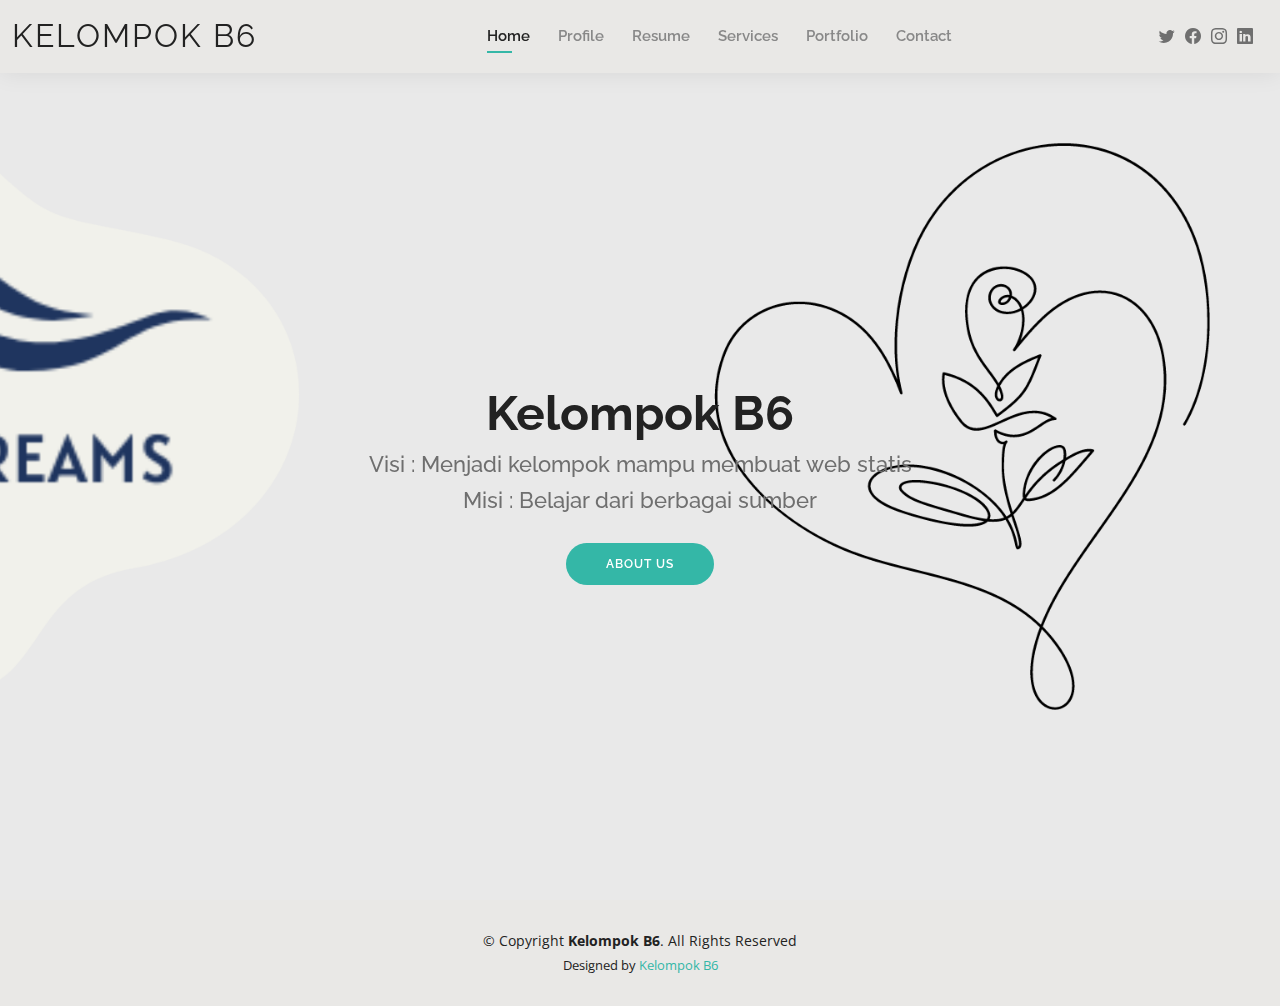
<file: index.html>
<!DOCTYPE html>
<html lang="en">

<head>
  <meta charset="utf-8">
  <meta content="width=device-width, initial-scale=1.0" name="viewport">

  <title>Kelompok B6</title>
  <meta content="" name="description">
  <meta content="" name="keywords">

  <!-- Favicons -->
  <link href="assets/img/logo2.png" rel="icon">
  <link href="assets/img/logo2.png" rel="apple-touch-icon">

  <!-- Google Fonts -->
  <link href="https://fonts.googleapis.com/css?family=Open+Sans:300,300i,400,400i,600,600i,700,700i|Raleway:300,300i,400,400i,500,500i,600,600i,700,700i|Poppins:300,300i,400,400i,500,500i,600,600i,700,700i" rel="stylesheet">

  <!-- Vendor CSS Files -->
  <link href="assets/vendor/aos/aos.css" rel="stylesheet">
  <link href="assets/vendor/bootstrap/css/bootstrap.min.css" rel="stylesheet">
  <link href="assets/vendor/bootstrap-icons/bootstrap-icons.css" rel="stylesheet">
  <link href="assets/vendor/boxicons/css/boxicons.min.css" rel="stylesheet">
  <link href="assets/vendor/glightbox/css/glightbox.min.css" rel="stylesheet">
  <link href="assets/vendor/swiper/swiper-bundle.min.css" rel="stylesheet">

  <!-- Template Main CSS File -->
  <link href="assets/css/style.css" rel="stylesheet">

  <!-- =======================================================
  * Template Name: Kelly - v4.7.0
  * Template URL: https://bootstrapmade.com/kelly-free-bootstrap-cv-resume-html-template/
  * Author: BootstrapMade.com
  * License: https://bootstrapmade.com/license/
  ======================================================== -->
</head>

<body>

  <!-- ======= Header ======= -->
  <header id="header" class="fixed-top">
    <div class="container-fluid d-flex justify-content-between align-items-center">

      <h1 class="logo me-auto me-lg-0"><a href="index.html">Kelompok B6</a></h1>
      <!-- Uncomment below if you prefer to use an image logo -->
      <!-- <a href="index.html" class="logo"><img src="assets/img/logo.png" alt="" class="img-fluid"></a>-->

      <nav id="navbar" class="navbar order-last order-lg-0">
        <ul>
          <li><a class="active" href="index.html">Home</a></li>
          <li><a href="about.html">Profile</a></li>
          <li><a href="resume.html">Resume</a></li>
          <li><a href="services.html">Services</a></li>
          <li><a href="portfolio.html">Portfolio</a></li>
          <li><a href="contact.html">Contact</a></li>
        </ul>
        <i class="bi bi-list mobile-nav-toggle"></i>
      </nav><!-- .navbar -->

      <div class="header-social-links">
        <a href="#" class="twitter"><i class="bi bi-twitter"></i></a>
        <a href="#" class="facebook"><i class="bi bi-facebook"></i></a>
        <a href="#" class="instagram"><i class="bi bi-instagram"></i></a>
        <a href="#" class="linkedin"><i class="bi bi-linkedin"></i></i></a>
      </div>

    </div>

  </header><!-- End Header -->

  <!-- ======= Hero Section ======= -->
  <section id="hero" class="d-flex align-items-center">
    <div class="container d-flex flex-column align-items-center" data-aos="zoom-in" data-aos-delay="100">
      <h1>Kelompok B6</h1>
      <h2>Visi : Menjadi kelompok mampu membuat web statis</h2>
      <h2>Misi : Belajar dari berbagai sumber</h2>
      <a href="about.html" class="btn-about">About Us</a>
    </div>
  </section><!-- End Hero -->

  <!-- ======= Footer ======= -->
  <footer id="footer">
    <div class="container">
      <div class="copyright">
        &copy; Copyright <strong><span>Kelompok B6</span></strong>. All Rights Reserved
      </div>
      <div class="credits">
        <!-- All the links in the footer should remain intact. -->
        <!-- You can delete the links only if you purchased the pro version. -->
        <!-- Licensing information: https://bootstrapmade.com/license/ -->
        <!-- Purchase the pro version with working PHP/AJAX contact form: https://bootstrapmade.com/kelly-free-bootstrap-cv-resume-html-template/ -->
        Designed by <a>Kelompok B6</a>
      </div>
    </div>
  </footer><!-- End  Footer -->

  <div id="preloader"></div>
  <a href="#" class="back-to-top d-flex align-items-center justify-content-center"><i class="bi bi-arrow-up-short"></i></a>

  <!-- Vendor JS Files -->
  <script src="assets/vendor/purecounter/purecounter.js"></script>
  <script src="assets/vendor/aos/aos.js"></script>
  <script src="assets/vendor/bootstrap/js/bootstrap.bundle.min.js"></script>
  <script src="assets/vendor/glightbox/js/glightbox.min.js"></script>
  <script src="assets/vendor/isotope-layout/isotope.pkgd.min.js"></script>
  <script src="assets/vendor/swiper/swiper-bundle.min.js"></script>
  <script src="assets/vendor/waypoints/noframework.waypoints.js"></script>
  <script src="assets/vendor/php-email-form/validate.js"></script>

  <!-- Template Main JS File -->
  <script src="assets/js/main.js"></script>

</body>

</html>
</file>
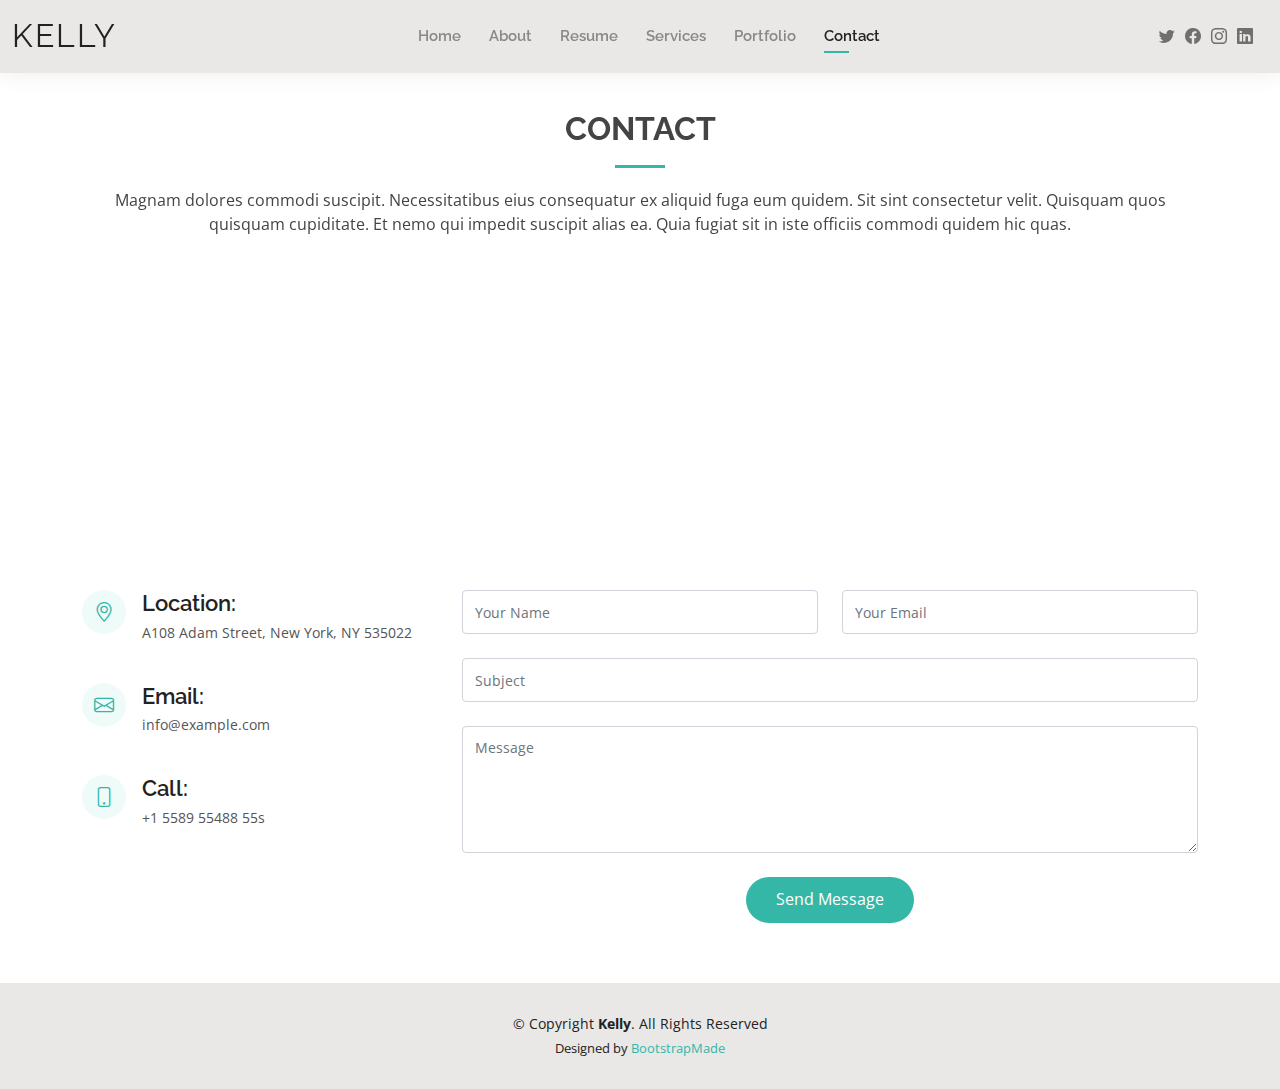
<file: contact.html>
<!DOCTYPE html>
<html lang="en">

<head>
  <meta charset="utf-8">
  <meta content="width=device-width, initial-scale=1.0" name="viewport">

  <title>Contact - Kelly Bootstrap Template</title>
  <meta content="" name="description">
  <meta content="" name="keywords">

  <!-- Favicons -->
  <link href="assets/img/favicon.png" rel="icon">
  <link href="assets/img/apple-touch-icon.png" rel="apple-touch-icon">

  <!-- Google Fonts -->
  <link href="https://fonts.googleapis.com/css?family=Open+Sans:300,300i,400,400i,600,600i,700,700i|Raleway:300,300i,400,400i,500,500i,600,600i,700,700i|Poppins:300,300i,400,400i,500,500i,600,600i,700,700i" rel="stylesheet">

  <!-- Vendor CSS Files -->
  <link href="assets/vendor/aos/aos.css" rel="stylesheet">
  <link href="assets/vendor/bootstrap/css/bootstrap.min.css" rel="stylesheet">
  <link href="assets/vendor/bootstrap-icons/bootstrap-icons.css" rel="stylesheet">
  <link href="assets/vendor/boxicons/css/boxicons.min.css" rel="stylesheet">
  <link href="assets/vendor/glightbox/css/glightbox.min.css" rel="stylesheet">
  <link href="assets/vendor/swiper/swiper-bundle.min.css" rel="stylesheet">

  <!-- Template Main CSS File -->
  <link href="assets/css/style.css" rel="stylesheet">

  <!-- =======================================================
  * Template Name: Kelly - v4.7.0
  * Template URL: https://bootstrapmade.com/kelly-free-bootstrap-cv-resume-html-template/
  * Author: BootstrapMade.com
  * License: https://bootstrapmade.com/license/
  ======================================================== -->
</head>

<body>

  <!-- ======= Header ======= -->
  <header id="header" class="fixed-top">
    <div class="container-fluid d-flex justify-content-between align-items-center">

      <h1 class="logo me-auto me-lg-0"><a href="index.html">Kelly</a></h1>
      <!-- Uncomment below if you prefer to use an image logo -->
      <!-- <a href="index.html" class="logo"><img src="assets/img/logo.png" alt="" class="img-fluid"></a>-->

      <nav id="navbar" class="navbar order-last order-lg-0">
        <ul>
          <li><a href="index.html">Home</a></li>
          <li><a href="about.html">About</a></li>
          <li><a href="resume.html">Resume</a></li>
          <li><a href="services.html">Services</a></li>
          <li><a href="portfolio.html">Portfolio</a></li>
          <li><a class="active" href="contact.html">Contact</a></li>
        </ul>
        <i class="bi bi-list mobile-nav-toggle"></i>
      </nav><!-- .navbar -->

      <div class="header-social-links">
        <a href="#" class="twitter"><i class="bi bi-twitter"></i></a>
        <a href="#" class="facebook"><i class="bi bi-facebook"></i></a>
        <a href="#" class="instagram"><i class="bi bi-instagram"></i></a>
        <a href="#" class="linkedin"><i class="bi bi-linkedin"></i></i></a>
      </div>

    </div>

  </header><!-- End Header -->

  <main id="main">

    <!-- ======= Contact Section ======= -->
    <section id="contact" class="contact">
      <div class="container" data-aos="fade-up">

        <div class="section-title">
          <h2>Contact</h2>
          <p>Magnam dolores commodi suscipit. Necessitatibus eius consequatur ex aliquid fuga eum quidem. Sit sint consectetur velit. Quisquam quos quisquam cupiditate. Et nemo qui impedit suscipit alias ea. Quia fugiat sit in iste officiis commodi quidem hic quas.</p>
        </div>

        <div>
          <iframe style="border:0; width: 100%; height: 270px;" src="https://www.google.com/maps/embed?pb=!1m14!1m8!1m3!1d12097.433213460943!2d-74.0062269!3d40.7101282!3m2!1i1024!2i768!4f13.1!3m3!1m2!1s0x0%3A0xb89d1fe6bc499443!2sDowntown+Conference+Center!5e0!3m2!1smk!2sbg!4v1539943755621" frameborder="0" allowfullscreen></iframe>
        </div>

        <div class="row mt-5">

          <div class="col-lg-4">
            <div class="info">
              <div class="address">
                <i class="bi bi-geo-alt"></i>
                <h4>Location:</h4>
                <p>A108 Adam Street, New York, NY 535022</p>
              </div>

              <div class="email">
                <i class="bi bi-envelope"></i>
                <h4>Email:</h4>
                <p>info@example.com</p>
              </div>

              <div class="phone">
                <i class="bi bi-phone"></i>
                <h4>Call:</h4>
                <p>+1 5589 55488 55s</p>
              </div>

            </div>

          </div>

          <div class="col-lg-8 mt-5 mt-lg-0">

            <form action="forms/contact.php" method="post" role="form" class="php-email-form">
              <div class="row">
                <div class="col-md-6 form-group">
                  <input type="text" name="name" class="form-control" id="name" placeholder="Your Name" required>
                </div>
                <div class="col-md-6 form-group mt-3 mt-md-0">
                  <input type="email" class="form-control" name="email" id="email" placeholder="Your Email" required>
                </div>
              </div>
              <div class="form-group mt-3">
                <input type="text" class="form-control" name="subject" id="subject" placeholder="Subject" required>
              </div>
              <div class="form-group mt-3">
                <textarea class="form-control" name="message" rows="5" placeholder="Message" required></textarea>
              </div>
              <div class="my-3">
                <div class="loading">Loading</div>
                <div class="error-message"></div>
                <div class="sent-message">Your message has been sent. Thank you!</div>
              </div>
              <div class="text-center"><button type="submit">Send Message</button></div>
            </form>

          </div>

        </div>

      </div>
    </section><!-- End Contact Section -->

  </main><!-- End #main -->

  <!-- ======= Footer ======= -->
  <footer id="footer">
    <div class="container">
      <div class="copyright">
        &copy; Copyright <strong><span>Kelly</span></strong>. All Rights Reserved
      </div>
      <div class="credits">
        <!-- All the links in the footer should remain intact. -->
        <!-- You can delete the links only if you purchased the pro version. -->
        <!-- Licensing information: https://bootstrapmade.com/license/ -->
        <!-- Purchase the pro version with working PHP/AJAX contact form: https://bootstrapmade.com/kelly-free-bootstrap-cv-resume-html-template/ -->
        Designed by <a href="https://bootstrapmade.com/">BootstrapMade</a>
      </div>
    </div>
  </footer><!-- End  Footer -->

  <div id="preloader"></div>
  <a href="#" class="back-to-top d-flex align-items-center justify-content-center"><i class="bi bi-arrow-up-short"></i></a>

  <!-- Vendor JS Files -->
  <script src="assets/vendor/purecounter/purecounter.js"></script>
  <script src="assets/vendor/aos/aos.js"></script>
  <script src="assets/vendor/bootstrap/js/bootstrap.bundle.min.js"></script>
  <script src="assets/vendor/glightbox/js/glightbox.min.js"></script>
  <script src="assets/vendor/isotope-layout/isotope.pkgd.min.js"></script>
  <script src="assets/vendor/swiper/swiper-bundle.min.js"></script>
  <script src="assets/vendor/waypoints/noframework.waypoints.js"></script>
  <script src="assets/vendor/php-email-form/validate.js"></script>

  <!-- Template Main JS File -->
  <script src="assets/js/main.js"></script>

</body>

</html>
</file>
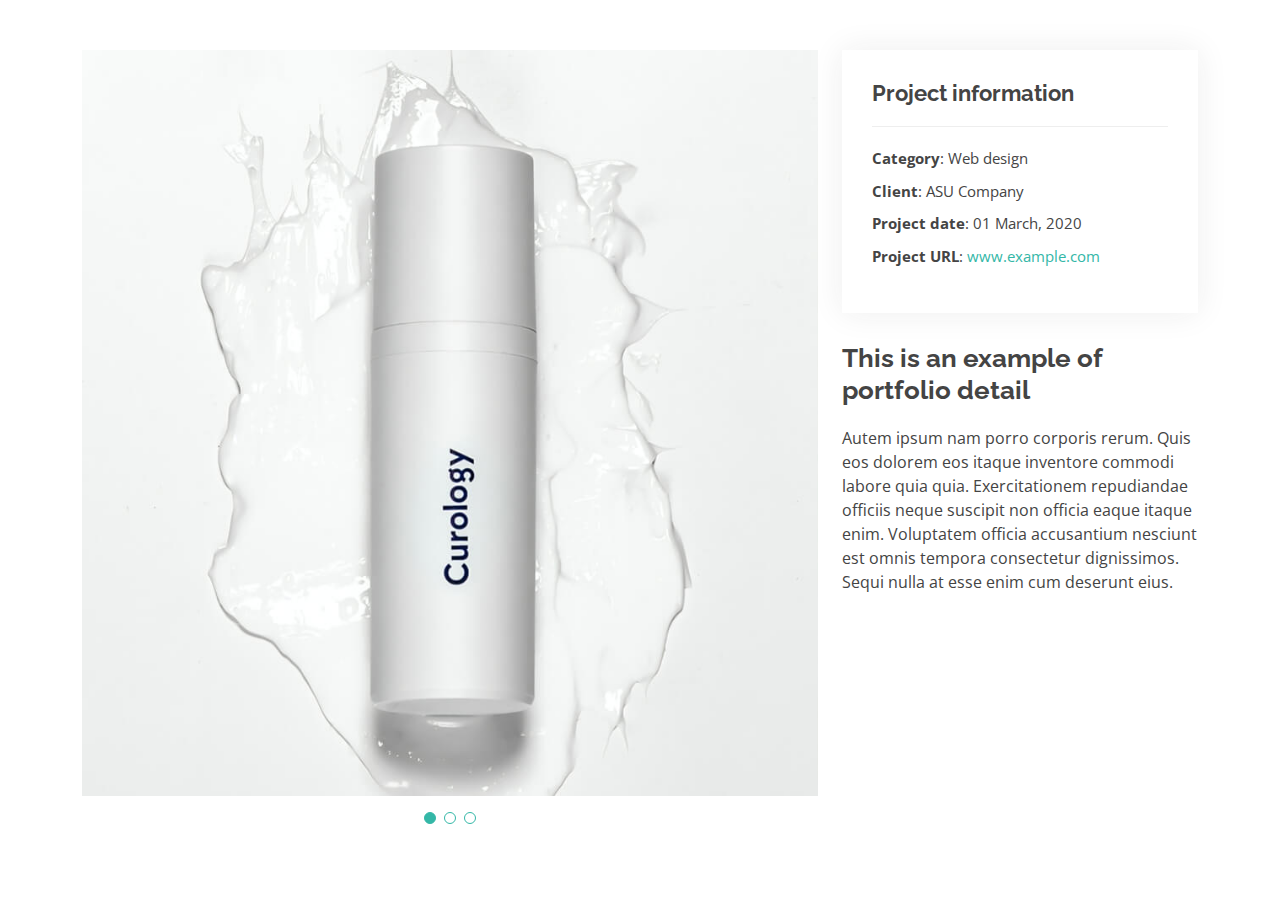
<file: portfolio-details.html>
<!DOCTYPE html>
<html lang="en">

<head>
  <meta charset="utf-8">
  <meta content="width=device-width, initial-scale=1.0" name="viewport">

  <title>Portfolio Details - Kelly Bootstrap Template</title>
  <meta content="" name="description">
  <meta content="" name="keywords">

  <!-- Favicons -->
  <link href="assets/img/favicon.png" rel="icon">
  <link href="assets/img/apple-touch-icon.png" rel="apple-touch-icon">

  <!-- Google Fonts -->
  <link href="https://fonts.googleapis.com/css?family=Open+Sans:300,300i,400,400i,600,600i,700,700i|Raleway:300,300i,400,400i,500,500i,600,600i,700,700i|Poppins:300,300i,400,400i,500,500i,600,600i,700,700i" rel="stylesheet">

  <!-- Vendor CSS Files -->
  <link href="assets/vendor/aos/aos.css" rel="stylesheet">
  <link href="assets/vendor/bootstrap/css/bootstrap.min.css" rel="stylesheet">
  <link href="assets/vendor/bootstrap-icons/bootstrap-icons.css" rel="stylesheet">
  <link href="assets/vendor/boxicons/css/boxicons.min.css" rel="stylesheet">
  <link href="assets/vendor/glightbox/css/glightbox.min.css" rel="stylesheet">
  <link href="assets/vendor/swiper/swiper-bundle.min.css" rel="stylesheet">

  <!-- Template Main CSS File -->
  <link href="assets/css/style.css" rel="stylesheet">

  <!-- =======================================================
  * Template Name: Kelly - v4.7.0
  * Template URL: https://bootstrapmade.com/kelly-free-bootstrap-cv-resume-html-template/
  * Author: BootstrapMade.com
  * License: https://bootstrapmade.com/license/
  ======================================================== -->
</head>

<body>

  <main id="main">

    <!-- ======= Portfolio Details Section ======= -->
    <section id="portfolio-details" class="portfolio-details">
      <div class="container">

        <div class="row gy-4">

          <div class="col-lg-8">
            <div class="portfolio-details-slider swiper">
              <div class="swiper-wrapper align-items-center">

                <div class="swiper-slide">
                  <img src="assets/img/portfolio/portfolio-1.jpg" alt="">
                </div>

                <div class="swiper-slide">
                  <img src="assets/img/portfolio/portfolio-2.jpg" alt="">
                </div>

                <div class="swiper-slide">
                  <img src="assets/img/portfolio/portfolio-3.jpg" alt="">
                </div>

              </div>
              <div class="swiper-pagination"></div>
            </div>
          </div>

          <div class="col-lg-4">
            <div class="portfolio-info">
              <h3>Project information</h3>
              <ul>
                <li><strong>Category</strong>: Web design</li>
                <li><strong>Client</strong>: ASU Company</li>
                <li><strong>Project date</strong>: 01 March, 2020</li>
                <li><strong>Project URL</strong>: <a href="#">www.example.com</a></li>
              </ul>
            </div>
            <div class="portfolio-description">
              <h2>This is an example of portfolio detail</h2>
              <p>
                Autem ipsum nam porro corporis rerum. Quis eos dolorem eos itaque inventore commodi labore quia quia. Exercitationem repudiandae officiis neque suscipit non officia eaque itaque enim. Voluptatem officia accusantium nesciunt est omnis tempora consectetur dignissimos. Sequi nulla at esse enim cum deserunt eius.
              </p>
            </div>
          </div>

        </div>

      </div>
    </section><!-- End Portfolio Details Section -->

  </main><!-- End #main -->

  <div id="preloader"></div>
  <a href="#" class="back-to-top d-flex align-items-center justify-content-center"><i class="bi bi-arrow-up-short"></i></a>

  <!-- Vendor JS Files -->
  <script src="assets/vendor/purecounter/purecounter.js"></script>
  <script src="assets/vendor/aos/aos.js"></script>
  <script src="assets/vendor/bootstrap/js/bootstrap.bundle.min.js"></script>
  <script src="assets/vendor/glightbox/js/glightbox.min.js"></script>
  <script src="assets/vendor/isotope-layout/isotope.pkgd.min.js"></script>
  <script src="assets/vendor/swiper/swiper-bundle.min.js"></script>
  <script src="assets/vendor/waypoints/noframework.waypoints.js"></script>
  <script src="assets/vendor/php-email-form/validate.js"></script>

  <!-- Template Main JS File -->
  <script src="assets/js/main.js"></script>

</body>

</html>
</file>
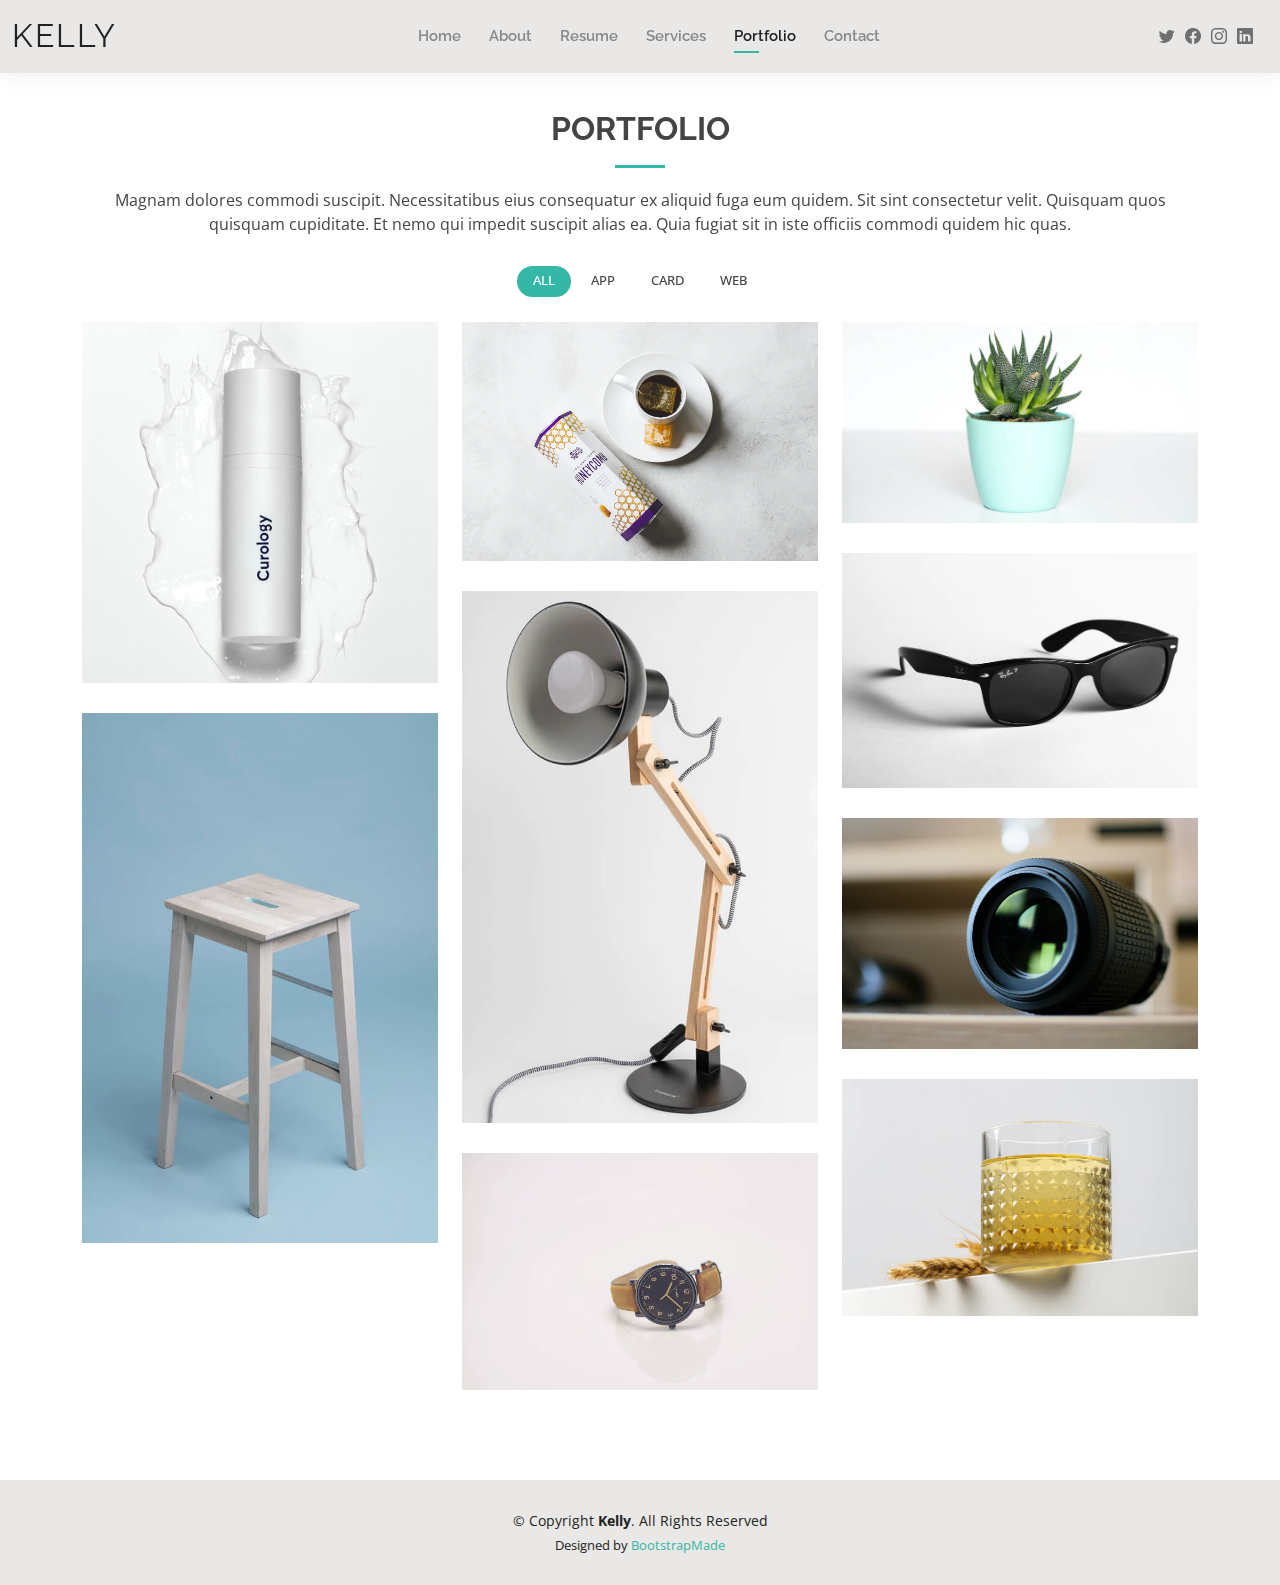
<file: portfolio.html>
<!DOCTYPE html>
<html lang="en">

<head>
  <meta charset="utf-8">
  <meta content="width=device-width, initial-scale=1.0" name="viewport">

  <title>Portfolio - Kelly Bootstrap Template</title>
  <meta content="" name="description">
  <meta content="" name="keywords">

  <!-- Favicons -->
  <link href="assets/img/favicon.png" rel="icon">
  <link href="assets/img/apple-touch-icon.png" rel="apple-touch-icon">

  <!-- Google Fonts -->
  <link href="https://fonts.googleapis.com/css?family=Open+Sans:300,300i,400,400i,600,600i,700,700i|Raleway:300,300i,400,400i,500,500i,600,600i,700,700i|Poppins:300,300i,400,400i,500,500i,600,600i,700,700i" rel="stylesheet">

  <!-- Vendor CSS Files -->
  <link href="assets/vendor/aos/aos.css" rel="stylesheet">
  <link href="assets/vendor/bootstrap/css/bootstrap.min.css" rel="stylesheet">
  <link href="assets/vendor/bootstrap-icons/bootstrap-icons.css" rel="stylesheet">
  <link href="assets/vendor/boxicons/css/boxicons.min.css" rel="stylesheet">
  <link href="assets/vendor/glightbox/css/glightbox.min.css" rel="stylesheet">
  <link href="assets/vendor/swiper/swiper-bundle.min.css" rel="stylesheet">

  <!-- Template Main CSS File -->
  <link href="assets/css/style.css" rel="stylesheet">

  <!-- =======================================================
  * Template Name: Kelly - v4.7.0
  * Template URL: https://bootstrapmade.com/kelly-free-bootstrap-cv-resume-html-template/
  * Author: BootstrapMade.com
  * License: https://bootstrapmade.com/license/
  ======================================================== -->
</head>

<body>

  <!-- ======= Header ======= -->
  <header id="header" class="fixed-top">
    <div class="container-fluid d-flex justify-content-between align-items-center">

      <h1 class="logo me-auto me-lg-0"><a href="index.html">Kelly</a></h1>
      <!-- Uncomment below if you prefer to use an image logo -->
      <!-- <a href="index.html" class="logo"><img src="assets/img/logo.png" alt="" class="img-fluid"></a>-->

      <nav id="navbar" class="navbar order-last order-lg-0">
        <ul>
          <li><a href="index.html">Home</a></li>
          <li><a href="about.html">About</a></li>
          <li><a href="resume.html">Resume</a></li>
          <li><a href="services.html">Services</a></li>
          <li><a class="active" href="portfolio.html">Portfolio</a></li>
          <li><a href="contact.html">Contact</a></li>
        </ul>
        <i class="bi bi-list mobile-nav-toggle"></i>
      </nav><!-- .navbar -->

      <div class="header-social-links">
        <a href="#" class="twitter"><i class="bi bi-twitter"></i></a>
        <a href="#" class="facebook"><i class="bi bi-facebook"></i></a>
        <a href="#" class="instagram"><i class="bi bi-instagram"></i></a>
        <a href="#" class="linkedin"><i class="bi bi-linkedin"></i></i></a>
      </div>

    </div>

  </header><!-- End Header -->

  <main id="main">

    <!-- ======= Portfolio Section ======= -->
    <section id="portfolio" class="portfolio">
      <div class="container" data-aos="fade-up">

        <div class="section-title">
          <h2>Portfolio</h2>
          <p>Magnam dolores commodi suscipit. Necessitatibus eius consequatur ex aliquid fuga eum quidem. Sit sint consectetur velit. Quisquam quos quisquam cupiditate. Et nemo qui impedit suscipit alias ea. Quia fugiat sit in iste officiis commodi quidem hic quas.</p>
        </div>

        <div class="row" data-aos="fade-up" data-aos-delay="100">
          <div class="col-lg-12 d-flex justify-content-center">
            <ul id="portfolio-flters">
              <li data-filter="*" class="filter-active">All</li>
              <li data-filter=".filter-app">App</li>
              <li data-filter=".filter-card">Card</li>
              <li data-filter=".filter-web">Web</li>
            </ul>
          </div>
        </div>

        <div class="row portfolio-container" data-aos="fade-up" data-aos-delay="200">

          <div class="col-lg-4 col-md-6 portfolio-item filter-app">
            <div class="portfolio-wrap">
              <img src="assets/img/portfolio/portfolio-1.jpg" class="img-fluid" alt="">
              <div class="portfolio-info">
                <h4>App 1</h4>
                <p>App</p>
                <div class="portfolio-links">
                  <a href="assets/img/portfolio/portfolio-1.jpg" data-gallery="portfolioGallery" class="portfolio-lightbox" title="App 1"><i class="bx bx-plus"></i></a>
                  <a href="portfolio-details.html" class="portfolio-details-lightbox" data-glightbox="type: external" title="Portfolio Details"><i class="bx bx-link"></i></a>
                </div>
              </div>
            </div>
          </div>

          <div class="col-lg-4 col-md-6 portfolio-item filter-web">
            <div class="portfolio-wrap">
              <img src="assets/img/portfolio/portfolio-2.jpg" class="img-fluid" alt="">
              <div class="portfolio-info">
                <h4>Web 3</h4>
                <p>Web</p>
                <div class="portfolio-links">
                  <a href="assets/img/portfolio/portfolio-2.jpg" data-gallery="portfolioGallery" class="portfolio-lightbox" title="Web 3"><i class="bx bx-plus"></i></a>
                  <a href="portfolio-details.html" class="portfolio-details-lightbox" data-glightbox="type: external" title="Portfolio Details"><i class="bx bx-link"></i></a>
                </div>
              </div>
            </div>
          </div>

          <div class="col-lg-4 col-md-6 portfolio-item filter-app">
            <div class="portfolio-wrap">
              <img src="assets/img/portfolio/portfolio-3.jpg" class="img-fluid" alt="">
              <div class="portfolio-info">
                <h4>App 2</h4>
                <p>App</p>
                <div class="portfolio-links">
                  <a href="assets/img/portfolio/portfolio-3.jpg" data-gallery="portfolioGallery" class="portfolio-lightbox" title="App 2"><i class="bx bx-plus"></i></a>
                  <a href="portfolio-details.html" class="portfolio-details-lightbox" data-glightbox="type: external" title="Portfolio Details"><i class="bx bx-link"></i></a>
                </div>
              </div>
            </div>
          </div>

          <div class="col-lg-4 col-md-6 portfolio-item filter-card">
            <div class="portfolio-wrap">
              <img src="assets/img/portfolio/portfolio-4.jpg" class="img-fluid" alt="">
              <div class="portfolio-info">
                <h4>Card 2</h4>
                <p>Card</p>
                <div class="portfolio-links">
                  <a href="assets/img/portfolio/portfolio-4.jpg" data-gallery="portfolioGallery" class="portfolio-lightbox" title="Card 2"><i class="bx bx-plus"></i></a>
                  <a href="portfolio-details.html" class="portfolio-details-lightbox" data-glightbox="type: external" title="Portfolio Details"><i class="bx bx-link"></i></a>
                </div>
              </div>
            </div>
          </div>

          <div class="col-lg-4 col-md-6 portfolio-item filter-web">
            <div class="portfolio-wrap">
              <img src="assets/img/portfolio/portfolio-5.jpg" class="img-fluid" alt="">
              <div class="portfolio-info">
                <h4>Web 2</h4>
                <p>Web</p>
                <div class="portfolio-links">
                  <a href="assets/img/portfolio/portfolio-5.jpg" data-gallery="portfolioGallery" class="portfolio-lightbox" title="Web 2"><i class="bx bx-plus"></i></a>
                  <a href="portfolio-details.html" class="portfolio-details-lightbox" data-glightbox="type: external" title="Portfolio Details"><i class="bx bx-link"></i></a>
                </div>
              </div>
            </div>
          </div>

          <div class="col-lg-4 col-md-6 portfolio-item filter-app">
            <div class="portfolio-wrap">
              <img src="assets/img/portfolio/portfolio-6.jpg" class="img-fluid" alt="">
              <div class="portfolio-info">
                <h4>App 3</h4>
                <p>App</p>
                <div class="portfolio-links">
                  <a href="assets/img/portfolio/portfolio-6.jpg" data-gallery="portfolioGallery" class="portfolio-lightbox" title="App 3"><i class="bx bx-plus"></i></a>
                  <a href="portfolio-details.html" class="portfolio-details-lightbox" data-glightbox="type: external" title="Portfolio Details"><i class="bx bx-link"></i></a>
                </div>
              </div>
            </div>
          </div>

          <div class="col-lg-4 col-md-6 portfolio-item filter-card">
            <div class="portfolio-wrap">
              <img src="assets/img/portfolio/portfolio-7.jpg" class="img-fluid" alt="">
              <div class="portfolio-info">
                <h4>Card 1</h4>
                <p>Card</p>
                <div class="portfolio-links">
                  <a href="assets/img/portfolio/portfolio-7.jpg" data-gallery="portfolioGallery" class="portfolio-lightbox" title="Card 1"><i class="bx bx-plus"></i></a>
                  <a href="portfolio-details.html" class="portfolio-details-lightbox" data-glightbox="type: external" title="Portfolio Details"><i class="bx bx-link"></i></a>
                </div>
              </div>
            </div>
          </div>

          <div class="col-lg-4 col-md-6 portfolio-item filter-card">
            <div class="portfolio-wrap">
              <img src="assets/img/portfolio/portfolio-8.jpg" class="img-fluid" alt="">
              <div class="portfolio-info">
                <h4>Card 3</h4>
                <p>Card</p>
                <div class="portfolio-links">
                  <a href="assets/img/portfolio/portfolio-8.jpg" data-gallery="portfolioGallery" class="portfolio-lightbox" title="Card 3"><i class="bx bx-plus"></i></a>
                  <a href="portfolio-details.html" class="portfolio-details-lightbox" data-glightbox="type: external" title="Portfolio Details"><i class="bx bx-link"></i></a>
                </div>
              </div>
            </div>
          </div>

          <div class="col-lg-4 col-md-6 portfolio-item filter-web">
            <div class="portfolio-wrap">
              <img src="assets/img/portfolio/portfolio-9.jpg" class="img-fluid" alt="">
              <div class="portfolio-info">
                <h4>Web 3</h4>
                <p>Web</p>
                <div class="portfolio-links">
                  <a href="assets/img/portfolio/portfolio-9.jpg" data-gallery="portfolioGallery" class="portfolio-lightbox" title="Web 3"><i class="bx bx-plus"></i></a>
                  <a href="portfolio-details.html" class="portfolio-details-lightbox" data-glightbox="type: external" title="Portfolio Details"><i class="bx bx-link"></i></a>
                </div>
              </div>
            </div>
          </div>

        </div>

      </div>
    </section><!-- End Portfolio Section -->

  </main><!-- End #main -->

  <!-- ======= Footer ======= -->
  <footer id="footer">
    <div class="container">
      <div class="copyright">
        &copy; Copyright <strong><span>Kelly</span></strong>. All Rights Reserved
      </div>
      <div class="credits">
        <!-- All the links in the footer should remain intact. -->
        <!-- You can delete the links only if you purchased the pro version. -->
        <!-- Licensing information: https://bootstrapmade.com/license/ -->
        <!-- Purchase the pro version with working PHP/AJAX contact form: https://bootstrapmade.com/kelly-free-bootstrap-cv-resume-html-template/ -->
        Designed by <a href="https://bootstrapmade.com/">BootstrapMade</a>
      </div>
    </div>
  </footer><!-- End  Footer -->

  <div id="preloader"></div>
  <a href="#" class="back-to-top d-flex align-items-center justify-content-center"><i class="bi bi-arrow-up-short"></i></a>

  <!-- Vendor JS Files -->
  <script src="assets/vendor/purecounter/purecounter.js"></script>
  <script src="assets/vendor/aos/aos.js"></script>
  <script src="assets/vendor/bootstrap/js/bootstrap.bundle.min.js"></script>
  <script src="assets/vendor/glightbox/js/glightbox.min.js"></script>
  <script src="assets/vendor/isotope-layout/isotope.pkgd.min.js"></script>
  <script src="assets/vendor/swiper/swiper-bundle.min.js"></script>
  <script src="assets/vendor/waypoints/noframework.waypoints.js"></script>
  <script src="assets/vendor/php-email-form/validate.js"></script>

  <!-- Template Main JS File -->
  <script src="assets/js/main.js"></script>

</body>

</html>
</file>
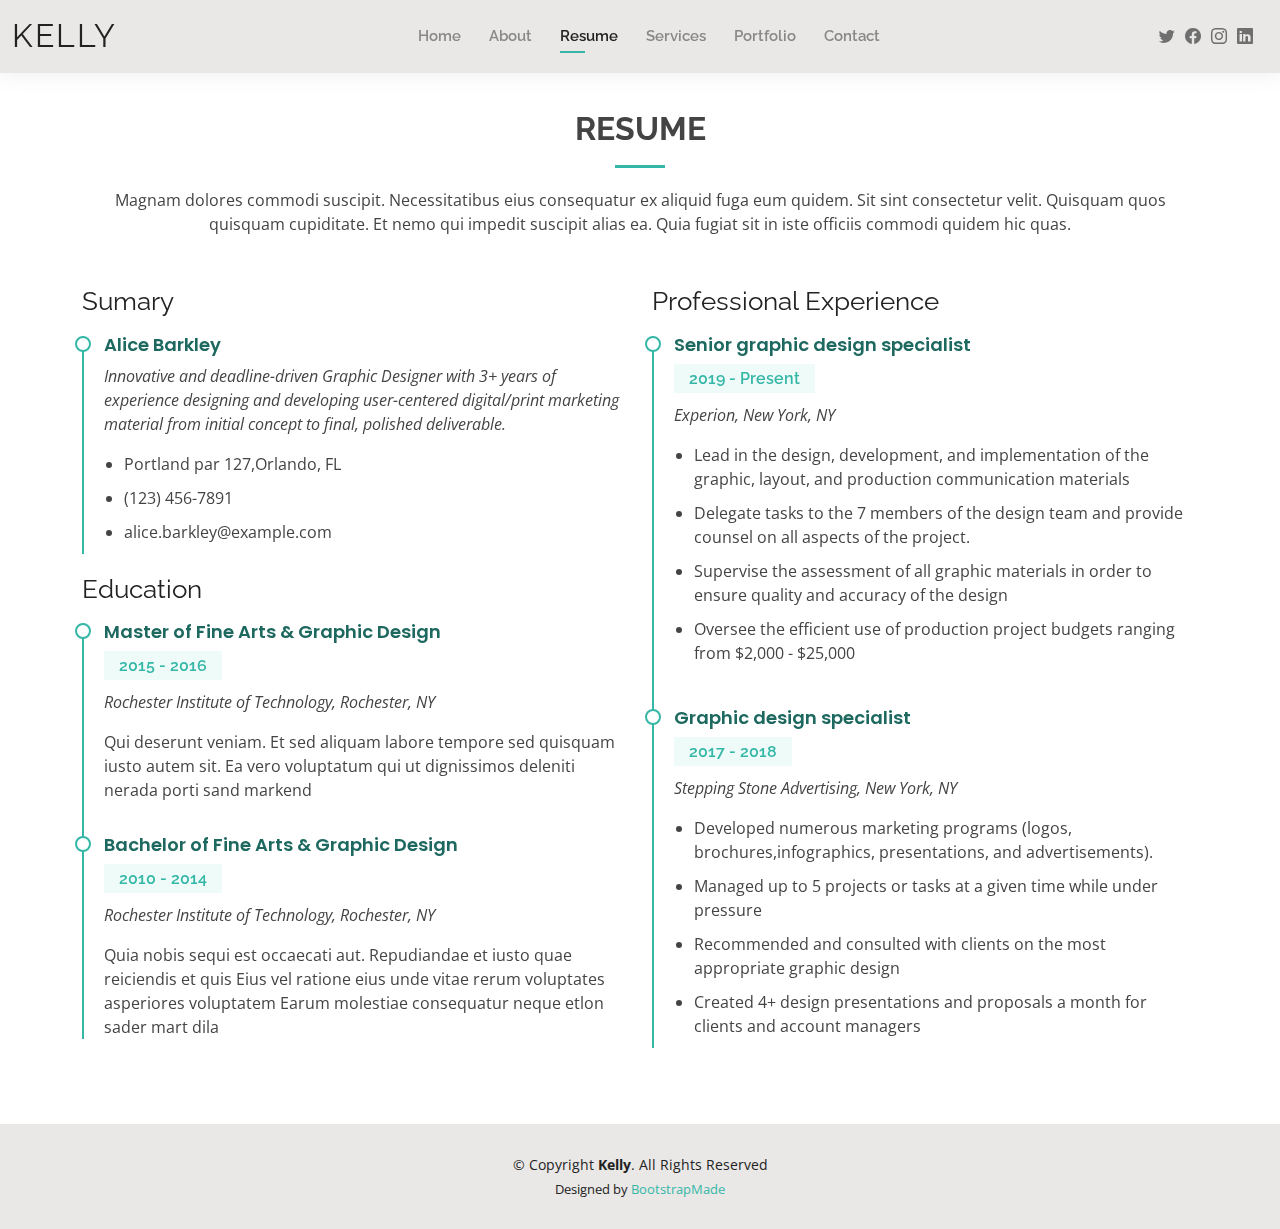
<file: resume.html>
<!DOCTYPE html>
<html lang="en">

<head>
  <meta charset="utf-8">
  <meta content="width=device-width, initial-scale=1.0" name="viewport">

  <title>Resume - Kelly Bootstrap Template</title>
  <meta content="" name="description">
  <meta content="" name="keywords">

  <!-- Favicons -->
  <link href="assets/img/favicon.png" rel="icon">
  <link href="assets/img/apple-touch-icon.png" rel="apple-touch-icon">

  <!-- Google Fonts -->
  <link href="https://fonts.googleapis.com/css?family=Open+Sans:300,300i,400,400i,600,600i,700,700i|Raleway:300,300i,400,400i,500,500i,600,600i,700,700i|Poppins:300,300i,400,400i,500,500i,600,600i,700,700i" rel="stylesheet">

  <!-- Vendor CSS Files -->
  <link href="assets/vendor/aos/aos.css" rel="stylesheet">
  <link href="assets/vendor/bootstrap/css/bootstrap.min.css" rel="stylesheet">
  <link href="assets/vendor/bootstrap-icons/bootstrap-icons.css" rel="stylesheet">
  <link href="assets/vendor/boxicons/css/boxicons.min.css" rel="stylesheet">
  <link href="assets/vendor/glightbox/css/glightbox.min.css" rel="stylesheet">
  <link href="assets/vendor/swiper/swiper-bundle.min.css" rel="stylesheet">

  <!-- Template Main CSS File -->
  <link href="assets/css/style.css" rel="stylesheet">

  <!-- =======================================================
  * Template Name: Kelly - v4.7.0
  * Template URL: https://bootstrapmade.com/kelly-free-bootstrap-cv-resume-html-template/
  * Author: BootstrapMade.com
  * License: https://bootstrapmade.com/license/
  ======================================================== -->
</head>

<body>

  <!-- ======= Header ======= -->
  <header id="header" class="fixed-top">
    <div class="container-fluid d-flex justify-content-between align-items-center">

      <h1 class="logo me-auto me-lg-0"><a href="index.html">Kelly</a></h1>
      <!-- Uncomment below if you prefer to use an image logo -->
      <!-- <a href="index.html" class="logo"><img src="assets/img/logo.png" alt="" class="img-fluid"></a>-->

      <nav id="navbar" class="navbar order-last order-lg-0">
        <ul>
          <li><a href="index.html">Home</a></li>
          <li><a href="about.html">About</a></li>
          <li><a class="active" href="resume.html">Resume</a></li>
          <li><a href="services.html">Services</a></li>
          <li><a href="portfolio.html">Portfolio</a></li>
          <li><a href="contact.html">Contact</a></li>
        </ul>
        <i class="bi bi-list mobile-nav-toggle"></i>
      </nav><!-- .navbar -->

      <div class="header-social-links">
        <a href="#" class="twitter"><i class="bi bi-twitter"></i></a>
        <a href="#" class="facebook"><i class="bi bi-facebook"></i></a>
        <a href="#" class="instagram"><i class="bi bi-instagram"></i></a>
        <a href="#" class="linkedin"><i class="bi bi-linkedin"></i></i></a>
      </div>

    </div>

  </header><!-- End Header -->

  <main id="main">

    <!-- ======= Resume Section ======= -->
    <section id="resume" class="resume">
      <div class="container" data-aos="fade-up">

        <div class="section-title">
          <h2>Resume</h2>
          <p>Magnam dolores commodi suscipit. Necessitatibus eius consequatur ex aliquid fuga eum quidem. Sit sint consectetur velit. Quisquam quos quisquam cupiditate. Et nemo qui impedit suscipit alias ea. Quia fugiat sit in iste officiis commodi quidem hic quas.</p>
        </div>

        <div class="row">
          <div class="col-lg-6">
            <h3 class="resume-title">Sumary</h3>
            <div class="resume-item pb-0">
              <h4>Alice Barkley</h4>
              <p><em>Innovative and deadline-driven Graphic Designer with 3+ years of experience designing and developing user-centered digital/print marketing material from initial concept to final, polished deliverable.</em></p>
              <p>
              <ul>
                <li>Portland par 127,Orlando, FL</li>
                <li>(123) 456-7891</li>
                <li>alice.barkley@example.com</li>
              </ul>
              </p>
            </div>

            <h3 class="resume-title">Education</h3>
            <div class="resume-item">
              <h4>Master of Fine Arts &amp; Graphic Design</h4>
              <h5>2015 - 2016</h5>
              <p><em>Rochester Institute of Technology, Rochester, NY</em></p>
              <p>Qui deserunt veniam. Et sed aliquam labore tempore sed quisquam iusto autem sit. Ea vero voluptatum qui ut dignissimos deleniti nerada porti sand markend</p>
            </div>
            <div class="resume-item">
              <h4>Bachelor of Fine Arts &amp; Graphic Design</h4>
              <h5>2010 - 2014</h5>
              <p><em>Rochester Institute of Technology, Rochester, NY</em></p>
              <p>Quia nobis sequi est occaecati aut. Repudiandae et iusto quae reiciendis et quis Eius vel ratione eius unde vitae rerum voluptates asperiores voluptatem Earum molestiae consequatur neque etlon sader mart dila</p>
            </div>
          </div>
          <div class="col-lg-6">
            <h3 class="resume-title">Professional Experience</h3>
            <div class="resume-item">
              <h4>Senior graphic design specialist</h4>
              <h5>2019 - Present</h5>
              <p><em>Experion, New York, NY </em></p>
              <p>
              <ul>
                <li>Lead in the design, development, and implementation of the graphic, layout, and production communication materials</li>
                <li>Delegate tasks to the 7 members of the design team and provide counsel on all aspects of the project. </li>
                <li>Supervise the assessment of all graphic materials in order to ensure quality and accuracy of the design</li>
                <li>Oversee the efficient use of production project budgets ranging from $2,000 - $25,000</li>
              </ul>
              </p>
            </div>
            <div class="resume-item">
              <h4>Graphic design specialist</h4>
              <h5>2017 - 2018</h5>
              <p><em>Stepping Stone Advertising, New York, NY</em></p>
              <p>
              <ul>
                <li>Developed numerous marketing programs (logos, brochures,infographics, presentations, and advertisements).</li>
                <li>Managed up to 5 projects or tasks at a given time while under pressure</li>
                <li>Recommended and consulted with clients on the most appropriate graphic design</li>
                <li>Created 4+ design presentations and proposals a month for clients and account managers</li>
              </ul>
              </p>
            </div>
          </div>
        </div>

      </div>
    </section><!-- End Resume Section -->

  </main><!-- End #main -->

  <!-- ======= Footer ======= -->
  <footer id="footer">
    <div class="container">
      <div class="copyright">
        &copy; Copyright <strong><span>Kelly</span></strong>. All Rights Reserved
      </div>
      <div class="credits">
        <!-- All the links in the footer should remain intact. -->
        <!-- You can delete the links only if you purchased the pro version. -->
        <!-- Licensing information: https://bootstrapmade.com/license/ -->
        <!-- Purchase the pro version with working PHP/AJAX contact form: https://bootstrapmade.com/kelly-free-bootstrap-cv-resume-html-template/ -->
        Designed by <a href="https://bootstrapmade.com/">BootstrapMade</a>
      </div>
    </div>
  </footer><!-- End  Footer -->

  <div id="preloader"></div>
  <a href="#" class="back-to-top d-flex align-items-center justify-content-center"><i class="bi bi-arrow-up-short"></i></a>

  <!-- Vendor JS Files -->
  <script src="assets/vendor/purecounter/purecounter.js"></script>
  <script src="assets/vendor/aos/aos.js"></script>
  <script src="assets/vendor/bootstrap/js/bootstrap.bundle.min.js"></script>
  <script src="assets/vendor/glightbox/js/glightbox.min.js"></script>
  <script src="assets/vendor/isotope-layout/isotope.pkgd.min.js"></script>
  <script src="assets/vendor/swiper/swiper-bundle.min.js"></script>
  <script src="assets/vendor/waypoints/noframework.waypoints.js"></script>
  <script src="assets/vendor/php-email-form/validate.js"></script>

  <!-- Template Main JS File -->
  <script src="assets/js/main.js"></script>

</body>

</html>
</file>
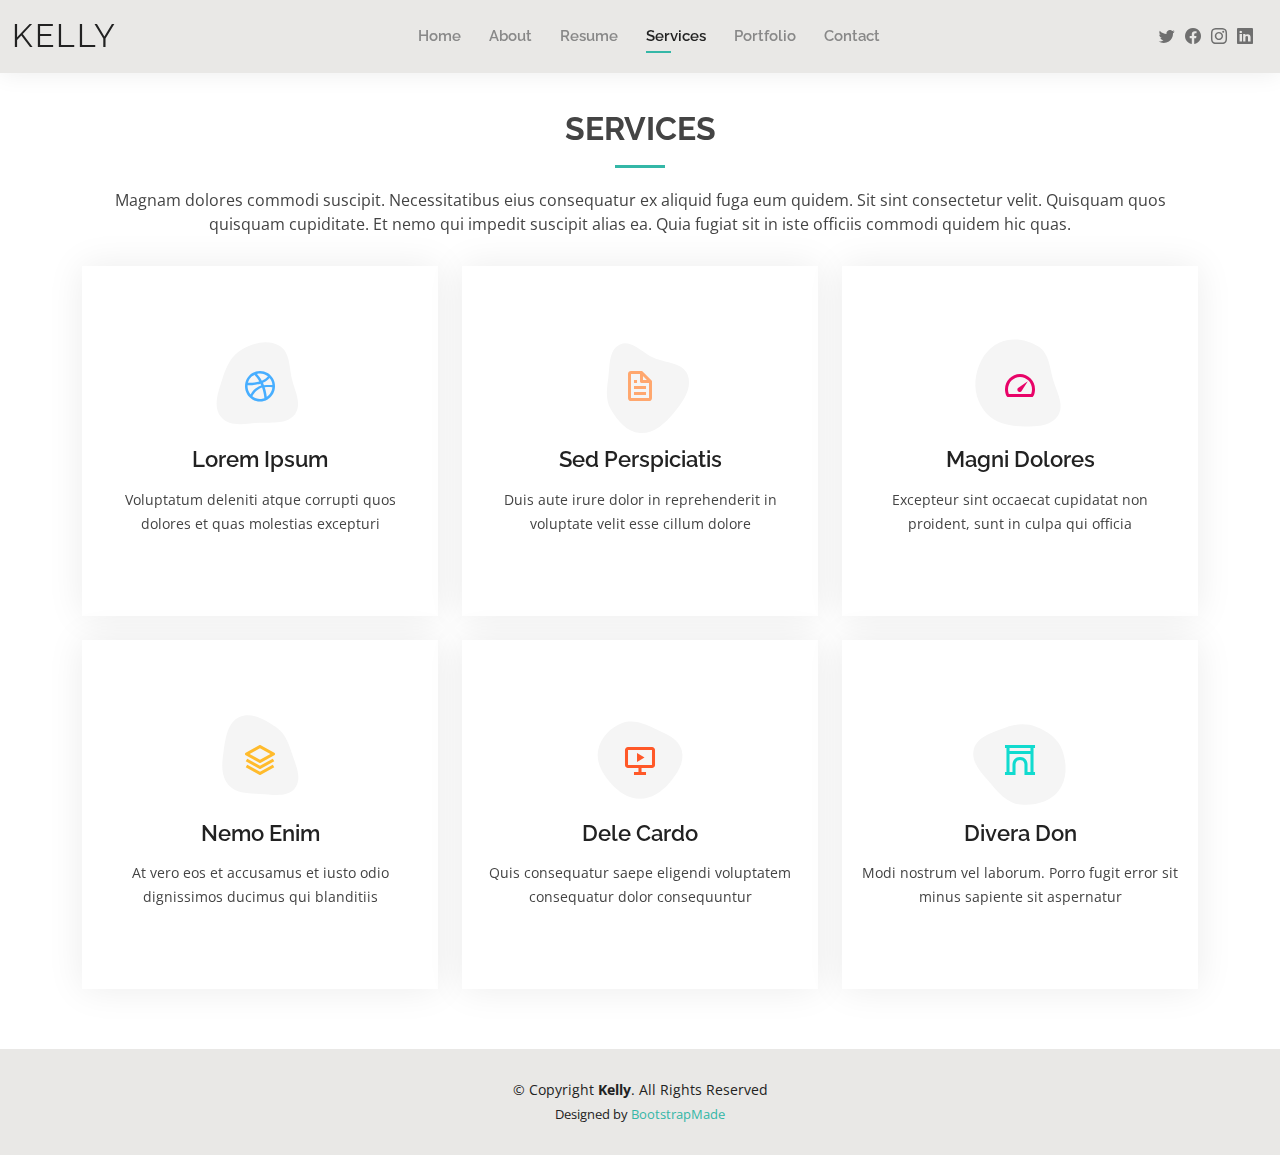
<file: services.html>
<!DOCTYPE html>
<html lang="en">

<head>
  <meta charset="utf-8">
  <meta content="width=device-width, initial-scale=1.0" name="viewport">

  <title>Services - Kelly Bootstrap Template</title>
  <meta content="" name="description">
  <meta content="" name="keywords">

  <!-- Favicons -->
  <link href="assets/img/favicon.png" rel="icon">
  <link href="assets/img/apple-touch-icon.png" rel="apple-touch-icon">

  <!-- Google Fonts -->
  <link href="https://fonts.googleapis.com/css?family=Open+Sans:300,300i,400,400i,600,600i,700,700i|Raleway:300,300i,400,400i,500,500i,600,600i,700,700i|Poppins:300,300i,400,400i,500,500i,600,600i,700,700i" rel="stylesheet">

  <!-- Vendor CSS Files -->
  <link href="assets/vendor/aos/aos.css" rel="stylesheet">
  <link href="assets/vendor/bootstrap/css/bootstrap.min.css" rel="stylesheet">
  <link href="assets/vendor/bootstrap-icons/bootstrap-icons.css" rel="stylesheet">
  <link href="assets/vendor/boxicons/css/boxicons.min.css" rel="stylesheet">
  <link href="assets/vendor/glightbox/css/glightbox.min.css" rel="stylesheet">
  <link href="assets/vendor/swiper/swiper-bundle.min.css" rel="stylesheet">

  <!-- Template Main CSS File -->
  <link href="assets/css/style.css" rel="stylesheet">

  <!-- =======================================================
  * Template Name: Kelly - v4.7.0
  * Template URL: https://bootstrapmade.com/kelly-free-bootstrap-cv-resume-html-template/
  * Author: BootstrapMade.com
  * License: https://bootstrapmade.com/license/
  ======================================================== -->
</head>

<body>

  <!-- ======= Header ======= -->
  <header id="header" class="fixed-top">
    <div class="container-fluid d-flex justify-content-between align-items-center">

      <h1 class="logo me-auto me-lg-0"><a href="index.html">Kelly</a></h1>
      <!-- Uncomment below if you prefer to use an image logo -->
      <!-- <a href="index.html" class="logo"><img src="assets/img/logo.png" alt="" class="img-fluid"></a>-->

      <nav id="navbar" class="navbar order-last order-lg-0">
        <ul>
          <li><a href="index.html">Home</a></li>
          <li><a href="about.html">About</a></li>
          <li><a href="resume.html">Resume</a></li>
          <li><a class="active" href="services.html">Services</a></li>
          <li><a href="portfolio.html">Portfolio</a></li>
          <li><a href="contact.html">Contact</a></li>
        </ul>
        <i class="bi bi-list mobile-nav-toggle"></i>
      </nav><!-- .navbar -->

      <div class="header-social-links">
        <a href="#" class="twitter"><i class="bi bi-twitter"></i></a>
        <a href="#" class="facebook"><i class="bi bi-facebook"></i></a>
        <a href="#" class="instagram"><i class="bi bi-instagram"></i></a>
        <a href="#" class="linkedin"><i class="bi bi-linkedin"></i></i></a>
      </div>

    </div>

  </header><!-- End Header -->

  <main id="main">

    <!-- ======= Services Section ======= -->
    <section id="services" class="services">
      <div class="container" data-aos="fade-up">

        <div class="section-title">
          <h2>Services</h2>
          <p>Magnam dolores commodi suscipit. Necessitatibus eius consequatur ex aliquid fuga eum quidem. Sit sint consectetur velit. Quisquam quos quisquam cupiditate. Et nemo qui impedit suscipit alias ea. Quia fugiat sit in iste officiis commodi quidem hic quas.</p>
        </div>

        <div class="row">
          <div class="col-lg-4 col-md-6 d-flex align-items-stretch" data-aos="zoom-in" data-aos-delay="100">
            <div class="icon-box iconbox-blue">
              <div class="icon">
                <svg width="100" height="100" viewBox="0 0 600 600" xmlns="http://www.w3.org/2000/svg">
                  <path stroke="none" stroke-width="0" fill="#f5f5f5" d="M300,521.0016835830174C376.1290562159157,517.8887921683347,466.0731472004068,529.7835943286574,510.70327084640275,468.03025145048787C554.3714126377745,407.6079735673963,508.03601936045806,328.9844924480964,491.2728898941984,256.3432110539036C474.5976632858925,184.082847569629,479.9380746630129,96.60480741107993,416.23090153303,58.64404602377083C348.86323505073057,18.502131276798302,261.93793281208167,40.57373210992963,193.5410806939664,78.93577620505333C130.42746243093433,114.334589627462,98.30271207620316,179.96522072025542,76.75703585869454,249.04625023123273C51.97151888228291,328.5150500222984,13.704378332031375,421.85034740162234,66.52175969318436,486.19268352777647C119.04800174914682,550.1803526380478,217.28368757567262,524.383925680826,300,521.0016835830174"></path>
                </svg>
                <i class="bx bxl-dribbble"></i>
              </div>
              <h4><a href="">Lorem Ipsum</a></h4>
              <p>Voluptatum deleniti atque corrupti quos dolores et quas molestias excepturi</p>
            </div>
          </div>

          <div class="col-lg-4 col-md-6 d-flex align-items-stretch mt-4 mt-md-0" data-aos="zoom-in" data-aos-delay="200">
            <div class="icon-box iconbox-orange ">
              <div class="icon">
                <svg width="100" height="100" viewBox="0 0 600 600" xmlns="http://www.w3.org/2000/svg">
                  <path stroke="none" stroke-width="0" fill="#f5f5f5" d="M300,582.0697525312426C382.5290701553225,586.8405444964366,449.9789794690241,525.3245884688669,502.5850820975895,461.55621195738473C556.606425686781,396.0723002908107,615.8543463187945,314.28637112970534,586.6730223649479,234.56875336149918C558.9533121215079,158.8439757836574,454.9685369536778,164.00468322053177,381.49747125262974,130.76875717737553C312.15926192815925,99.40240125094834,248.97055460311594,18.661163978235184,179.8680185752513,50.54337015887873C110.5421016452524,82.52863877960104,119.82277516462835,180.83849132639028,109.12597500060166,256.43424936330496C100.08760227029461,320.3096726198365,92.17705696193138,384.0621239912766,124.79988738764834,439.7174275375508C164.83382741302287,508.01625554203684,220.96474134820875,577.5009287672846,300,582.0697525312426"></path>
                </svg>
                <i class="bx bx-file"></i>
              </div>
              <h4><a href="">Sed Perspiciatis</a></h4>
              <p>Duis aute irure dolor in reprehenderit in voluptate velit esse cillum dolore</p>
            </div>
          </div>

          <div class="col-lg-4 col-md-6 d-flex align-items-stretch mt-4 mt-lg-0" data-aos="zoom-in" data-aos-delay="300">
            <div class="icon-box iconbox-pink">
              <div class="icon">
                <svg width="100" height="100" viewBox="0 0 600 600" xmlns="http://www.w3.org/2000/svg">
                  <path stroke="none" stroke-width="0" fill="#f5f5f5" d="M300,541.5067337569781C382.14930387511276,545.0595476570109,479.8736841581634,548.3450877840088,526.4010558755058,480.5488172755941C571.5218469581645,414.80211281144784,517.5187510058486,332.0715597781072,496.52539010469104,255.14436215662573C477.37192572678356,184.95920475031193,473.57363656557914,105.61284051026155,413.0603344069578,65.22779650032875C343.27470386102294,18.654635553484475,251.2091493199835,5.337323636656869,175.0934190732945,40.62881213300186C97.87086631185822,76.43348514350839,51.98124368387456,156.15599469081315,36.44837278890362,239.84606092416172C21.716077023791087,319.22268207091537,43.775223500013084,401.1760424656574,96.891909868211,461.97329694683043C147.22146801428983,519.5804099606455,223.5754009179313,538.201503339737,300,541.5067337569781"></path>
                </svg>
                <i class="bx bx-tachometer"></i>
              </div>
              <h4><a href="">Magni Dolores</a></h4>
              <p>Excepteur sint occaecat cupidatat non proident, sunt in culpa qui officia</p>
            </div>
          </div>

          <div class="col-lg-4 col-md-6 d-flex align-items-stretch mt-4" data-aos="zoom-in" data-aos-delay="100">
            <div class="icon-box iconbox-yellow">
              <div class="icon">
                <svg width="100" height="100" viewBox="0 0 600 600" xmlns="http://www.w3.org/2000/svg">
                  <path stroke="none" stroke-width="0" fill="#f5f5f5" d="M300,503.46388370962813C374.79870501325706,506.71871716319447,464.8034551963731,527.1746412648533,510.4981551193396,467.86667711651364C555.9287308511215,408.9015244558933,512.6030010748507,327.5744911775523,490.211057578863,256.5855673507754C471.097692560561,195.9906835881958,447.69079081568157,138.11976852964426,395.19560036434837,102.3242989838813C329.3053358748298,57.3949838291264,248.02791733380457,8.279543830951368,175.87071277845988,42.242879143198664C103.41431057327972,76.34704239035025,93.79494320519305,170.9812938413882,81.28167332365135,250.07896920659033C70.17666984294237,320.27484674793965,64.84698225790005,396.69656628748305,111.28512138212992,450.4950937839243C156.20124167950087,502.5303643271138,231.32542653798444,500.4755392045468,300,503.46388370962813"></path>
                </svg>
                <i class="bx bx-layer"></i>
              </div>
              <h4><a href="">Nemo Enim</a></h4>
              <p>At vero eos et accusamus et iusto odio dignissimos ducimus qui blanditiis</p>
            </div>
          </div>

          <div class="col-lg-4 col-md-6 d-flex align-items-stretch mt-4" data-aos="zoom-in" data-aos-delay="200">
            <div class="icon-box iconbox-red">
              <div class="icon">
                <svg width="100" height="100" viewBox="0 0 600 600" xmlns="http://www.w3.org/2000/svg">
                  <path stroke="none" stroke-width="0" fill="#f5f5f5" d="M300,532.3542879108572C369.38199826031484,532.3153073249985,429.10787420159085,491.63046689027357,474.5244479745417,439.17860296908856C522.8885846962883,383.3225815378663,569.1668002868075,314.3205725914397,550.7432151929288,242.7694973846089C532.6665558377875,172.5657663291529,456.2379748765914,142.6223662098291,390.3689995646985,112.34683881706744C326.66090330228417,83.06452184765237,258.84405631176094,53.51806209861945,193.32584062364296,78.48882559362697C121.61183558270385,105.82097193414197,62.805066853699245,167.19869350419734,48.57481801355237,242.6138429142374C34.843463184063346,315.3850353017275,76.69343916112496,383.4422959591041,125.22947124332185,439.3748458443577C170.7312796277747,491.8107796887764,230.57421082200815,532.3932930995766,300,532.3542879108572"></path>
                </svg>
                <i class="bx bx-slideshow"></i>
              </div>
              <h4><a href="">Dele Cardo</a></h4>
              <p>Quis consequatur saepe eligendi voluptatem consequatur dolor consequuntur</p>
            </div>
          </div>

          <div class="col-lg-4 col-md-6 d-flex align-items-stretch mt-4" data-aos="zoom-in" data-aos-delay="300">
            <div class="icon-box iconbox-teal">
              <div class="icon">
                <svg width="100" height="100" viewBox="0 0 600 600" xmlns="http://www.w3.org/2000/svg">
                  <path stroke="none" stroke-width="0" fill="#f5f5f5" d="M300,566.797414625762C385.7384707136149,576.1784315230908,478.7894351017131,552.8928747891023,531.9192734346935,484.94944893311C584.6109503024035,417.5663521118492,582.489472248146,322.67544863468447,553.9536738515405,242.03673114598146C529.1557734026468,171.96086150256528,465.24506316201064,127.66468636344209,395.9583748389544,100.7403814666027C334.2173773831606,76.7482773500951,269.4350130405921,84.62216499799875,207.1952322260088,107.2889140133804C132.92018162631612,134.33871894543012,41.79353780512637,160.00259165414826,22.644507872594943,236.69541883565114C3.319112789854554,314.0945973066697,72.72355303640163,379.243833228382,124.04198916343866,440.3218312028393C172.9286146004772,498.5055451809895,224.45579914871206,558.5317968840102,300,566.797414625762"></path>
                </svg>
                <i class="bx bx-arch"></i>
              </div>
              <h4><a href="">Divera Don</a></h4>
              <p>Modi nostrum vel laborum. Porro fugit error sit minus sapiente sit aspernatur</p>
            </div>
          </div>

        </div>

      </div>
    </section><!-- End Services Section -->

  </main><!-- End #main -->

  <!-- ======= Footer ======= -->
  <footer id="footer">
    <div class="container">
      <div class="copyright">
        &copy; Copyright <strong><span>Kelly</span></strong>. All Rights Reserved
      </div>
      <div class="credits">
        <!-- All the links in the footer should remain intact. -->
        <!-- You can delete the links only if you purchased the pro version. -->
        <!-- Licensing information: https://bootstrapmade.com/license/ -->
        <!-- Purchase the pro version with working PHP/AJAX contact form: https://bootstrapmade.com/kelly-free-bootstrap-cv-resume-html-template/ -->
        Designed by <a href="https://bootstrapmade.com/">BootstrapMade</a>
      </div>
    </div>
  </footer><!-- End  Footer -->

  <div id="preloader"></div>
  <a href="#" class="back-to-top d-flex align-items-center justify-content-center"><i class="bi bi-arrow-up-short"></i></a>

  <!-- Vendor JS Files -->
  <script src="assets/vendor/purecounter/purecounter.js"></script>
  <script src="assets/vendor/aos/aos.js"></script>
  <script src="assets/vendor/bootstrap/js/bootstrap.bundle.min.js"></script>
  <script src="assets/vendor/glightbox/js/glightbox.min.js"></script>
  <script src="assets/vendor/isotope-layout/isotope.pkgd.min.js"></script>
  <script src="assets/vendor/swiper/swiper-bundle.min.js"></script>
  <script src="assets/vendor/waypoints/noframework.waypoints.js"></script>
  <script src="assets/vendor/php-email-form/validate.js"></script>

  <!-- Template Main JS File -->
  <script src="assets/js/main.js"></script>

</body>

</html>
</file>
<file: assets/css/style.css>
/**
* Template Name: Kelly - v4.7.0
* Template URL: https://bootstrapmade.com/kelly-free-bootstrap-cv-resume-html-template/
* Author: BootstrapMade.com
* License: https://bootstrapmade.com/license/
*/

/*--------------------------------------------------------------
# General
--------------------------------------------------------------*/
body {
  font-family: "Open Sans", sans-serif;
  color: #444444;
}

a {
  color: #34b7a7;
  text-decoration: none;
}

a:hover {
  color: #51cdbe;
  text-decoration: none;
}

h1, h2, h3, h4, h5, h6 {
  font-family: "Raleway", sans-serif;
}

#main {
  margin-top: 50px;
}
@media (max-width: 992px) {
  #main {
    margin-top: 30px;
  }
}

/*--------------------------------------------------------------
# Preloader
--------------------------------------------------------------*/
#preloader {
  position: fixed;
  top: 0;
  left: 0;
  right: 0;
  bottom: 0;
  z-index: 9999;
  overflow: hidden;
  background: #fff;
}

#preloader:before {
  content: "";
  position: fixed;
  top: calc(50% - 30px);
  left: calc(50% - 30px);
  border: 6px solid #34b7a7;
  border-top-color: #dcf5f2;
  border-radius: 50%;
  width: 60px;
  height: 60px;
  -webkit-animation: animate-preloader 1s linear infinite;
  animation: animate-preloader 1s linear infinite;
}

@-webkit-keyframes animate-preloader {
  0% {
    transform: rotate(0deg);
  }
  100% {
    transform: rotate(360deg);
  }
}

@keyframes animate-preloader {
  0% {
    transform: rotate(0deg);
  }
  100% {
    transform: rotate(360deg);
  }
}
/*--------------------------------------------------------------
# Back to top button
--------------------------------------------------------------*/
.back-to-top {
  position: fixed;
  visibility: hidden;
  opacity: 0;
  right: 15px;
  bottom: 15px;
  z-index: 996;
  background: #34b7a7;
  width: 40px;
  height: 40px;
  border-radius: 50px;
  transition: all 0.4s;
}
.back-to-top i {
  font-size: 24px;
  color: #fff;
  line-height: 0;
}
.back-to-top:hover {
  background: #49cbbb;
  color: #fff;
}
.back-to-top.active {
  visibility: visible;
  opacity: 1;
}

/*--------------------------------------------------------------
# Header
--------------------------------------------------------------*/
#header {
  background: #e9e8e6;
  box-shadow: 0px 0px 25px 0 rgba(0, 0, 0, 0.08);
  z-index: 997;
  padding: 15px 0;
}
#header .logo {
  font-size: 32px;
  margin: 0;
  padding: 0;
  line-height: 1;
  font-weight: 400;
  letter-spacing: 2px;
  text-transform: uppercase;
}
#header .logo a {
  color: #222222;
}
#header .logo img {
  max-height: 40px;
}
@media (max-width: 992px) {
  #header .logo {
    font-size: 28px;
  }
}

/*--------------------------------------------------------------
# Header Social Links
--------------------------------------------------------------*/
.header-social-links {
  padding-right: 15px;
}
.header-social-links a {
  color: #6f6f6f;
  padding-left: 6px;
  display: inline-block;
  line-height: 0px;
  transition: 0.3s;
  font-size: 16px;
}
.header-social-links a:hover {
  color: #34b7a7;
}

/*--------------------------------------------------------------
# Navigation Menu
--------------------------------------------------------------*/
/**
* Desktop Navigation 
*/
.navbar {
  padding: 0;
}
.navbar ul {
  margin: 0;
  padding: 0;
  display: flex;
  list-style: none;
  align-items: center;
}
.navbar li {
  position: relative;
  padding: 10px 0 10px 28px;
}
.navbar a, .navbar a:focus {
  display: flex;
  align-items: center;
  justify-content: space-between;
  font-family: "Raleway", sans-serif;
  font-size: 15px;
  font-weight: 600;
  color: #888888;
  white-space: nowrap;
  transition: 0.3s;
  position: relative;
}
.navbar a i, .navbar a:focus i {
  font-size: 12px;
  line-height: 0;
  margin-left: 5px;
}
.navbar > ul > li > a:before {
  content: "";
  position: absolute;
  width: 0;
  height: 2px;
  bottom: -5px;
  left: 0;
  background-color: #34b7a7;
  visibility: hidden;
  width: 0px;
  transition: all 0.3s ease-in-out 0s;
}
.navbar a:hover:before, .navbar li:hover > a:before, .navbar .active:before {
  visibility: visible;
  width: 25px;
}
.navbar a:hover, .navbar .active, .navbar .active:focus, .navbar li:hover > a {
  color: #222222;
}
.navbar .dropdown ul {
  display: block;
  position: absolute;
  left: 14px;
  top: calc(100% + 30px);
  margin: 0;
  padding: 10px 0;
  z-index: 99;
  opacity: 0;
  visibility: hidden;
  background: #fff;
  box-shadow: 0px 0px 30px rgba(127, 137, 161, 0.25);
  transition: 0.3s;
  border-radius: 4px;
}
.navbar .dropdown ul li {
  min-width: 200px;
  padding: 0;
}
.navbar .dropdown ul a {
  padding: 10px 20px;
  font-size: 15px;
  text-transform: none;
  font-weight: 600;
}
.navbar .dropdown ul a i {
  font-size: 12px;
}
.navbar .dropdown ul a:hover, .navbar .dropdown ul .active:hover, .navbar .dropdown ul li:hover > a {
  color: #34b7a7;
}
.navbar .dropdown:hover > ul {
  opacity: 1;
  top: 100%;
  visibility: visible;
}
.navbar .dropdown .dropdown ul {
  top: 0;
  left: calc(100% - 30px);
  visibility: hidden;
}
.navbar .dropdown .dropdown:hover > ul {
  opacity: 1;
  top: 0;
  left: 100%;
  visibility: visible;
}
@media (max-width: 1366px) {
  .navbar .dropdown .dropdown ul {
    left: -90%;
  }
  .navbar .dropdown .dropdown:hover > ul {
    left: -100%;
  }
}

/**
* Mobile Navigation 
*/
.mobile-nav-toggle {
  color: #222222;
  font-size: 28px;
  cursor: pointer;
  display: none;
  line-height: 0;
  transition: 0.5s;
}
.mobile-nav-toggle.bi-x {
  color: #fff;
}

@media (max-width: 991px) {
  .mobile-nav-toggle {
    display: block;
  }

  .navbar ul {
    display: none;
  }
}
.navbar-mobile {
  position: fixed;
  overflow: hidden;
  top: 0;
  right: 0;
  left: 0;
  bottom: 0;
  background: rgba(9, 9, 9, 0.9);
  transition: 0.3s;
  z-index: 999;
}
.navbar-mobile .mobile-nav-toggle {
  position: absolute;
  top: 15px;
  right: 15px;
}
.navbar-mobile ul {
  display: block;
  position: absolute;
  top: 55px;
  right: 15px;
  bottom: 15px;
  left: 15px;
  padding: 10px 0;
  border-radius: 10px;
  background-color: #fff;
  overflow-y: auto;
  transition: 0.3s;
}
.navbar-mobile a, .navbar-mobile a:focus {
  font-size: 15px;
  padding-right: 15px;
  color: #222222;
}
.navbar-mobile a:hover, .navbar-mobile .active, .navbar-mobile li:hover > a {
  color: #34b7a7;
}
.navbar-mobile .getstarted, .navbar-mobile .getstarted:focus {
  margin: 15px;
}
.navbar-mobile .dropdown ul {
  position: static;
  display: none;
  margin: 10px 20px;
  padding: 10px 0;
  z-index: 99;
  opacity: 1;
  visibility: visible;
  background: #fff;
  box-shadow: 0px 0px 30px rgba(127, 137, 161, 0.25);
}
.navbar-mobile .dropdown ul li {
  min-width: 200px;
}
.navbar-mobile .dropdown ul a {
  padding: 10px 20px;
}
.navbar-mobile .dropdown ul a i {
  font-size: 12px;
}
.navbar-mobile .dropdown ul a:hover, .navbar-mobile .dropdown ul .active:hover, .navbar-mobile .dropdown ul li:hover > a {
  color: #34b7a7;
}
.navbar-mobile .dropdown > .dropdown-active {
  display: block;
}

/*--------------------------------------------------------------
# Hero Section
--------------------------------------------------------------*/
#hero {
  width: 100%;
  height: 100vh;
  background: url("../img/web-bg.png") top right;
  background-size: cover;
}
#hero .container {
  padding-top: 70px;
  position: relative;
}
@media (max-width: 992px) {
  #hero .container {
    padding-top: 58px;
  }
}
#hero h1 {
  margin: 0;
  font-size: 48px;
  font-weight: 700;
  line-height: 56px;
  color: #222222;
}
#hero h2 {
  color: #6f6f6f;
  margin: 10px 0 0 0;
  font-size: 22px;
}
#hero .btn-about {
  font-family: "Raleway", sans-serif;
  text-transform: uppercase;
  font-weight: 600;
  font-size: 12px;
  letter-spacing: 1px;
  display: inline-block;
  padding: 12px 40px;
  border-radius: 50px;
  transition: 0.5s;
  margin-top: 30px;
  color: #fff;
  background: #34b7a7;
}
#hero .btn-about:hover {
  background: #3dc8b7;
}
@media (min-width: 1024px) {
  #hero {
    background-attachment: fixed;
  }
}
@media (max-width: 992px) {
  #hero:before {
    content: "";
    background: rgba(255, 255, 255, 0.8);
    position: absolute;
    bottom: 0;
    top: 0;
    left: 0;
    right: 0;
  }
  #hero h1 {
    font-size: 28px;
    line-height: 36px;
  }
  #hero h2 {
    font-size: 18px;
    line-height: 24px;
  }
}

/*--------------------------------------------------------------
# Sections General
--------------------------------------------------------------*/
section {
  padding: 60px 0;
}

.section-bg {
  background-color: #e7f8f6;
}

.section-title {
  text-align: center;
  padding-bottom: 30px;
}
.section-title h2 {
  font-size: 32px;
  font-weight: bold;
  text-transform: uppercase;
  margin-bottom: 20px;
  padding-bottom: 20px;
  position: relative;
}
.section-title h2::after {
  content: "";
  position: absolute;
  display: block;
  width: 50px;
  height: 3px;
  background: #34b7a7;
  bottom: 0;
  left: calc(50% - 25px);
}
.section-title p {
  margin-bottom: 0;
}

/*--------------------------------------------------------------
# Cta
--------------------------------------------------------------*/
.cta {
  background: linear-gradient(rgba(0, 0, 0, 0.6), rgba(0, 0, 0, 0.6)), url("../img/bg-1.jpg") fixed center center;
  background-size: cover;
  padding: 80px 0;
}
.cta h3 {
  color: #fff;
  font-size: 28px;
  font-weight: 700;
}
.cta p {
  color: #fff;
}
.cta .cta-btn {
  font-family: "Raleway", sans-serif;
  text-transform: uppercase;
  font-weight: 500;
  font-size: 16px;
  letter-spacing: 1px;
  display: inline-block;
  padding: 8px 20px;
  border-radius: 2px;
  transition: 0.5s;
  margin: 10px;
  border: 2px solid #fff;
  color: #fff;
}
.cta .cta-btn:hover {
  background: #34b7a7;
  border: 2px solid #34b7a7;
}
@media (max-width: 1024px) {
  .cta {
    background-attachment: scroll;
  }
}
@media (min-width: 769px) {
  .cta .cta-btn-container {
    display: flex;
    align-items: center;
    justify-content: flex-end;
  }
}

/*--------------------------------------------------------------
# About
--------------------------------------------------------------*/
.about .content h3 {
  font-weight: 700;
  font-size: 26px;
  color: #555555;
}
.about .content ul {
  list-style: none;
  padding: 0;
}
.about .content ul li {
  padding-bottom: 10px;
}
.about .content ul i {
  font-size: 20px;
  padding-right: 2px;
  color: #34b7a7;
}
.about .content p:last-child {
  margin-bottom: 0;
}

/*--------------------------------------------------------------
# Skills
--------------------------------------------------------------*/
.skills .progress {
  height: 60px;
  display: block;
  background: none;
  border-radius: 0;
}
.skills .progress .skill {
  padding: 10px 0;
  margin: 0 0 6px 0;
  text-transform: uppercase;
  display: block;
  font-weight: 600;
  font-family: "Poppins", sans-serif;
  color: #222222;
}
.skills .progress .skill .val {
  float: right;
  font-style: normal;
}
.skills .progress-bar-wrap {
  background: #f3f3f3;
}
.skills .progress-bar {
  width: 1px;
  height: 10px;
  transition: 0.9s;
  background-color: #34b7a7;
}

/*--------------------------------------------------------------
# Facts
--------------------------------------------------------------*/
.facts .counters span {
  font-size: 48px;
  display: block;
  color: #34b7a7;
}
.facts .counters p {
  padding: 0;
  margin: 0 0 20px 0;
  font-family: "Raleway", sans-serif;
  font-size: 14px;
}

/*--------------------------------------------------------------
# Testimonials
--------------------------------------------------------------*/
.testimonials .section-header {
  margin-bottom: 40px;
}
.testimonials .testimonials-carousel, .testimonials .testimonials-slider {
  overflow: hidden;
}
.testimonials .testimonial-item {
  text-align: center;
}
.testimonials .testimonial-item .testimonial-img {
  width: 120px;
  border-radius: 50%;
  border: 4px solid #fff;
  margin: 0 auto;
}
.testimonials .testimonial-item h3 {
  font-size: 20px;
  font-weight: bold;
  margin: 10px 0 5px 0;
  color: #111;
}
.testimonials .testimonial-item h4 {
  font-size: 14px;
  color: #999;
  margin: 0 0 15px 0;
}
.testimonials .testimonial-item .quote-icon-left, .testimonials .testimonial-item .quote-icon-right {
  color: #c8efea;
  font-size: 26px;
}
.testimonials .testimonial-item .quote-icon-left {
  display: inline-block;
  left: -5px;
  position: relative;
}
.testimonials .testimonial-item .quote-icon-right {
  display: inline-block;
  right: -5px;
  position: relative;
  top: 10px;
}
.testimonials .testimonial-item p {
  font-style: italic;
  margin: 0 auto 15px auto;
}
@media (min-width: 992px) {
  .testimonials .testimonial-item p {
    width: 80%;
  }
}
.testimonials .swiper-pagination {
  margin-top: 20px;
  position: relative;
}
.testimonials .swiper-pagination .swiper-pagination-bullet {
  width: 12px;
  height: 12px;
  background-color: #fff;
  opacity: 1;
  border: 1px solid #34b7a7;
}
.testimonials .swiper-pagination .swiper-pagination-bullet-active {
  background-color: #34b7a7;
}

/*--------------------------------------------------------------
# Resume
--------------------------------------------------------------*/
.resume .resume-title {
  font-size: 26px;
  font-weight: 400;
  margin-top: 20px;
  margin-bottom: 20px;
  color: #222222;
}
.resume .resume-item {
  padding: 0 0 20px 20px;
  margin-top: -2px;
  border-left: 2px solid #34b7a7;
  position: relative;
}
.resume .resume-item h4 {
  line-height: 18px;
  font-size: 18px;
  font-weight: 600;
  font-family: "Poppins", sans-serif;
  color: #1d685f;
  margin-bottom: 10px;
}
.resume .resume-item h5 {
  font-size: 16px;
  background: #effbf9;
  padding: 5px 15px;
  display: inline-block;
  font-weight: 600;
  margin-bottom: 10px;
  color: #34b7a7;
}
.resume .resume-item ul {
  padding-left: 20px;
}
.resume .resume-item ul li {
  padding-bottom: 10px;
}
.resume .resume-item:last-child {
  padding-bottom: 0;
}
.resume .resume-item::before {
  content: "";
  position: absolute;
  width: 16px;
  height: 16px;
  border-radius: 50px;
  left: -9px;
  top: 0;
  background: #fff;
  border: 2px solid #34b7a7;
}

/*--------------------------------------------------------------
# Services
--------------------------------------------------------------*/
.services .icon-box {
  text-align: center;
  padding: 70px 20px 80px 20px;
  transition: all ease-in-out 0.3s;
  background: #fff;
  box-shadow: 0px 0 35px 0 rgba(0, 0, 0, 0.08);
}
.services .icon-box .icon {
  margin: 0 auto;
  width: 100px;
  height: 100px;
  display: flex;
  align-items: center;
  justify-content: center;
  transition: ease-in-out 0.3s;
  position: relative;
}
.services .icon-box .icon i {
  font-size: 36px;
  transition: 0.5s;
  position: relative;
}
.services .icon-box .icon svg {
  position: absolute;
  top: 0;
  left: 0;
}
.services .icon-box .icon svg path {
  transition: 0.5s;
  fill: #f5f5f5;
}
.services .icon-box h4 {
  font-weight: 600;
  margin: 10px 0 15px 0;
  font-size: 22px;
}
.services .icon-box h4 a {
  color: #222222;
  transition: ease-in-out 0.3s;
}
.services .icon-box p {
  line-height: 24px;
  font-size: 14px;
  margin-bottom: 0;
}
.services .iconbox-blue i {
  color: #47aeff;
}
.services .iconbox-blue:hover .icon i {
  color: #fff;
}
.services .iconbox-blue:hover .icon path {
  fill: #47aeff;
}
.services .iconbox-orange i {
  color: #ffa76e;
}
.services .iconbox-orange:hover .icon i {
  color: #fff;
}
.services .iconbox-orange:hover .icon path {
  fill: #ffa76e;
}
.services .iconbox-pink i {
  color: #e80368;
}
.services .iconbox-pink:hover .icon i {
  color: #fff;
}
.services .iconbox-pink:hover .icon path {
  fill: #e80368;
}
.services .iconbox-yellow i {
  color: #ffbb2c;
}
.services .iconbox-yellow:hover .icon i {
  color: #fff;
}
.services .iconbox-yellow:hover .icon path {
  fill: #ffbb2c;
}
.services .iconbox-red i {
  color: #ff5828;
}
.services .iconbox-red:hover .icon i {
  color: #fff;
}
.services .iconbox-red:hover .icon path {
  fill: #ff5828;
}
.services .iconbox-teal i {
  color: #11dbcf;
}
.services .iconbox-teal:hover .icon i {
  color: #fff;
}
.services .iconbox-teal:hover .icon path {
  fill: #11dbcf;
}

/*--------------------------------------------------------------
# Portfolio
--------------------------------------------------------------*/
.portfolio .portfolio-item {
  margin-bottom: 30px;
}
.portfolio #portfolio-flters {
  padding: 0;
  margin: 0 auto 20px auto;
  list-style: none;
  text-align: center;
}
.portfolio #portfolio-flters li {
  cursor: pointer;
  display: inline-block;
  padding: 8px 16px 10px 16px;
  font-size: 13px;
  font-weight: 500;
  line-height: 1;
  text-transform: uppercase;
  color: #444444;
  margin-bottom: 5px;
  transition: all 0.3s ease-in-out;
  border-radius: 50px;
}
.portfolio #portfolio-flters li:hover, .portfolio #portfolio-flters li.filter-active {
  color: #fff;
  background: #34b7a7;
}
.portfolio #portfolio-flters li:last-child {
  margin-right: 0;
}
.portfolio .portfolio-wrap {
  transition: 0.3s;
  position: relative;
  overflow: hidden;
  z-index: 1;
  background: rgba(34, 34, 34, 0.6);
}
.portfolio .portfolio-wrap::before {
  content: "";
  background: rgba(34, 34, 34, 0.6);
  position: absolute;
  left: 0;
  right: 0;
  top: 0;
  bottom: 0;
  transition: all ease-in-out 0.3s;
  z-index: 2;
  opacity: 0;
}
.portfolio .portfolio-wrap img {
  transition: all ease-in-out 0.3s;
}
.portfolio .portfolio-wrap .portfolio-info {
  opacity: 0;
  position: absolute;
  top: 0;
  left: 0;
  right: 0;
  bottom: 0;
  z-index: 3;
  transition: all ease-in-out 0.3s;
  display: flex;
  flex-direction: column;
  justify-content: flex-end;
  align-items: flex-start;
  padding: 20px;
}
.portfolio .portfolio-wrap .portfolio-info h4 {
  font-size: 20px;
  color: #fff;
  font-weight: 600;
}
.portfolio .portfolio-wrap .portfolio-info p {
  color: rgba(255, 255, 255, 0.7);
  font-size: 14px;
  text-transform: uppercase;
  padding: 0;
  margin: 0;
  font-style: italic;
}
.portfolio .portfolio-wrap .portfolio-links {
  text-align: center;
  z-index: 4;
}
.portfolio .portfolio-wrap .portfolio-links a {
  color: #fff;
  margin: 0 5px 0 0;
  font-size: 28px;
  display: inline-block;
  transition: 0.3s;
}
.portfolio .portfolio-wrap .portfolio-links a:hover {
  color: #78d9cd;
}
.portfolio .portfolio-wrap:hover::before {
  opacity: 1;
}
.portfolio .portfolio-wrap:hover img {
  transform: scale(1.2);
}
.portfolio .portfolio-wrap:hover .portfolio-info {
  opacity: 1;
}

/*--------------------------------------------------------------
# Portfolio Details
--------------------------------------------------------------*/
.portfolio-details {
  padding-top: 0;
}
.portfolio-details .portfolio-details-slider img {
  width: 100%;
}
.portfolio-details .portfolio-details-slider .swiper-pagination {
  margin-top: 20px;
  position: relative;
}
.portfolio-details .portfolio-details-slider .swiper-pagination .swiper-pagination-bullet {
  width: 12px;
  height: 12px;
  background-color: #fff;
  opacity: 1;
  border: 1px solid #34b7a7;
}
.portfolio-details .portfolio-details-slider .swiper-pagination .swiper-pagination-bullet-active {
  background-color: #34b7a7;
}
.portfolio-details .portfolio-info {
  padding: 30px;
  box-shadow: 0px 0 30px rgba(34, 34, 34, 0.08);
}
.portfolio-details .portfolio-info h3 {
  font-size: 22px;
  font-weight: 700;
  margin-bottom: 20px;
  padding-bottom: 20px;
  border-bottom: 1px solid #eee;
}
.portfolio-details .portfolio-info ul {
  list-style: none;
  padding: 0;
  font-size: 15px;
}
.portfolio-details .portfolio-info ul li + li {
  margin-top: 10px;
}
.portfolio-details .portfolio-description {
  padding-top: 30px;
}
.portfolio-details .portfolio-description h2 {
  font-size: 26px;
  font-weight: 700;
  margin-bottom: 20px;
}
.portfolio-details .portfolio-description p {
  padding: 0;
}

/*--------------------------------------------------------------
# Contact
--------------------------------------------------------------*/
.contact .info {
  width: 100%;
  background: #fff;
}
.contact .info i {
  font-size: 20px;
  color: #34b7a7;
  float: left;
  width: 44px;
  height: 44px;
  background: #effbf9;
  display: flex;
  justify-content: center;
  align-items: center;
  border-radius: 50px;
  transition: all 0.3s ease-in-out;
}
.contact .info h4 {
  padding: 0 0 0 60px;
  font-size: 22px;
  font-weight: 600;
  margin-bottom: 5px;
  color: #222222;
}
.contact .info p {
  padding: 0 0 0 60px;
  margin-bottom: 0;
  font-size: 14px;
  color: #555555;
}
.contact .info .email, .contact .info .phone {
  margin-top: 40px;
}
.contact .info .email:hover i, .contact .info .address:hover i, .contact .info .phone:hover i {
  background: #34b7a7;
  color: #fff;
}
.contact .php-email-form {
  width: 100%;
  background: #fff;
}
.contact .php-email-form .form-group {
  padding-bottom: 8px;
}
.contact .php-email-form .error-message {
  display: none;
  color: #fff;
  background: #ed3c0d;
  text-align: center;
  padding: 15px;
  font-weight: 600;
}
.contact .php-email-form .sent-message {
  display: none;
  color: #fff;
  background: #18d26e;
  text-align: center;
  padding: 15px;
  font-weight: 600;
}
.contact .php-email-form .loading {
  display: none;
  background: #fff;
  text-align: center;
  padding: 15px;
}
.contact .php-email-form .loading:before {
  content: "";
  display: inline-block;
  border-radius: 50%;
  width: 24px;
  height: 24px;
  margin: 0 10px -6px 0;
  border: 3px solid #18d26e;
  border-top-color: #eee;
  -webkit-animation: animate-loading 1s linear infinite;
  animation: animate-loading 1s linear infinite;
}
.contact .php-email-form input, .contact .php-email-form textarea {
  border-radius: 4px;
  box-shadow: none;
  font-size: 14px;
}
.contact .php-email-form input:focus, .contact .php-email-form textarea:focus {
  border-color: #34b7a7;
}
.contact .php-email-form input {
  height: 44px;
}
.contact .php-email-form textarea {
  padding: 10px 12px;
}
.contact .php-email-form button[type=submit] {
  background: #34b7a7;
  border: 0;
  padding: 10px 30px 12px 30px;
  color: #fff;
  transition: 0.4s;
  border-radius: 50px;
}
.contact .php-email-form button[type=submit]:hover {
  background: #3dc8b7;
}
@-webkit-keyframes animate-loading {
  0% {
    transform: rotate(0deg);
  }
  100% {
    transform: rotate(360deg);
  }
}
@keyframes animate-loading {
  0% {
    transform: rotate(0deg);
  }
  100% {
    transform: rotate(360deg);
  }
}

/*--------------------------------------------------------------
# Footer
--------------------------------------------------------------*/
#footer {
  background: #e9e8e6;
  padding: 30px 0;
  color: #222222;
  font-size: 14px;
  text-align: center;
}
#footer .credits {
  padding-top: 5px;
  font-size: 13px;
}
#footer .credits a {
  color: #34b7a7;
}
</file>
